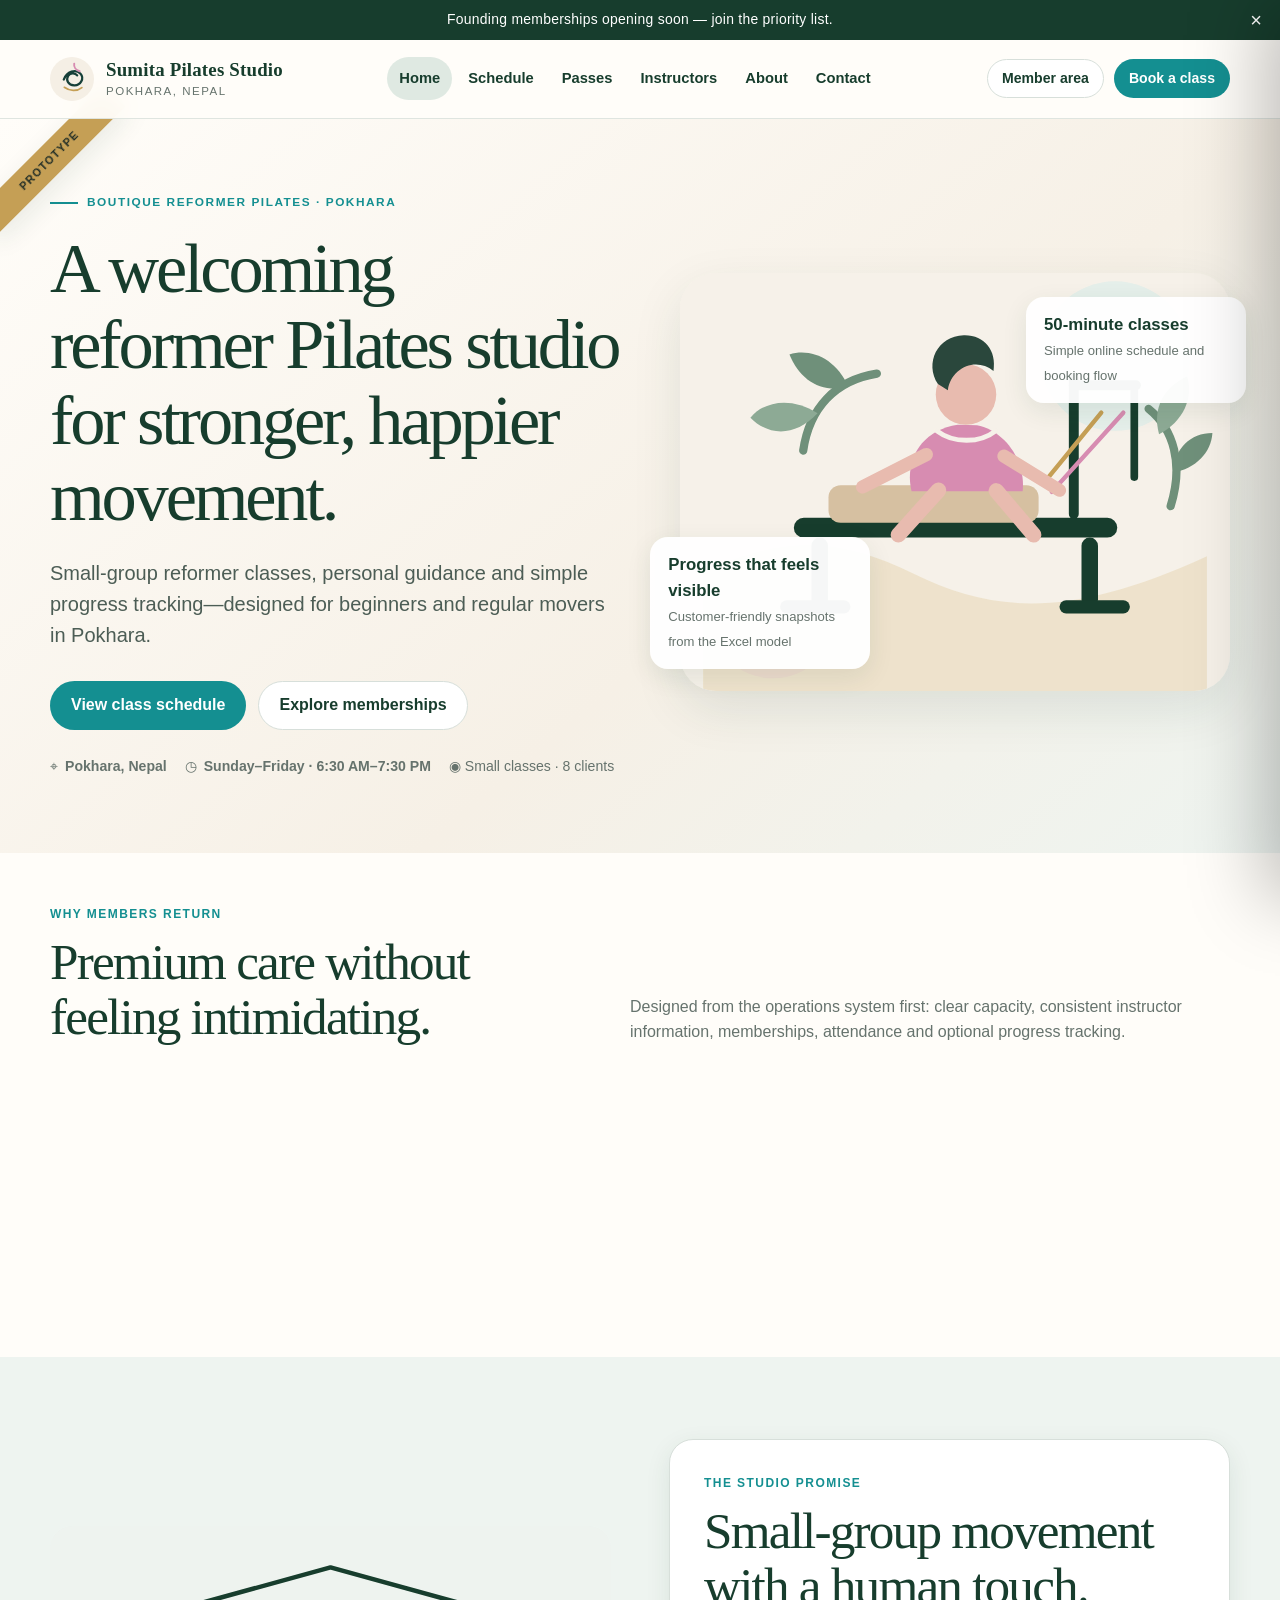
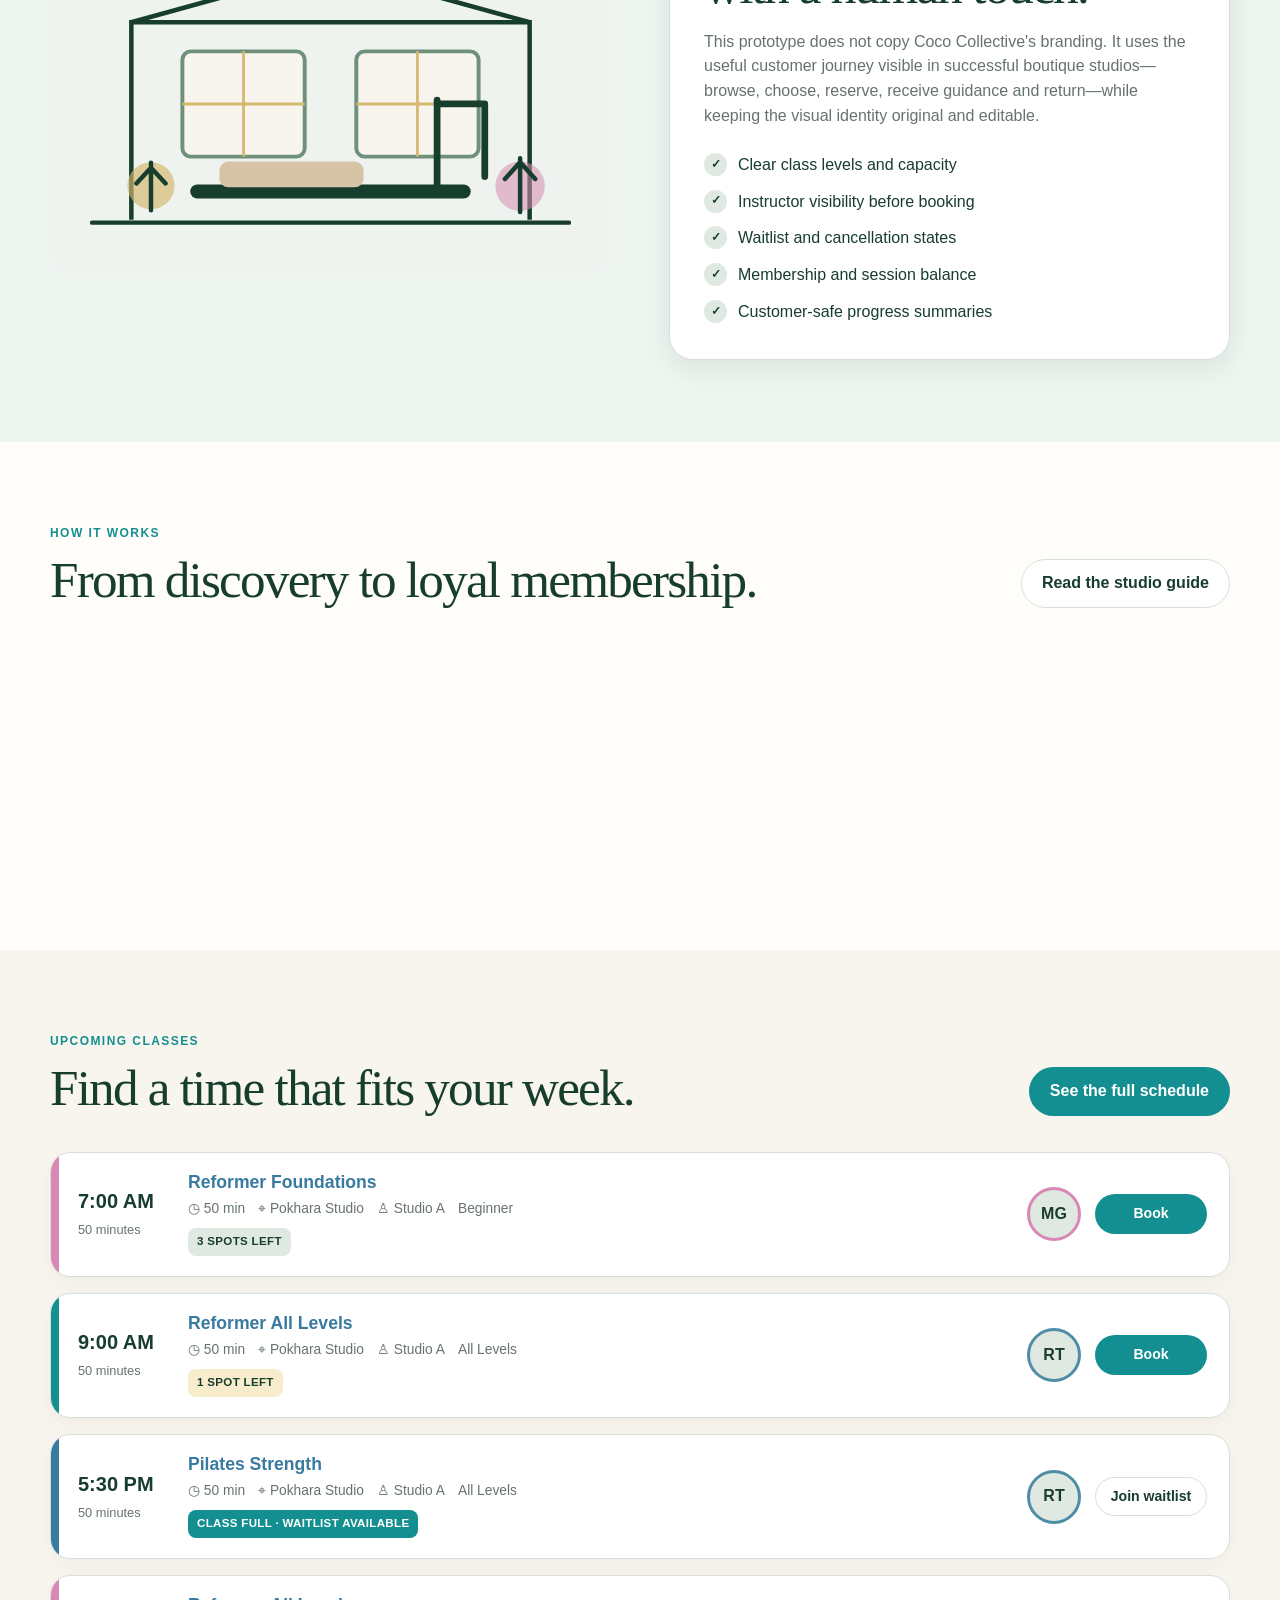
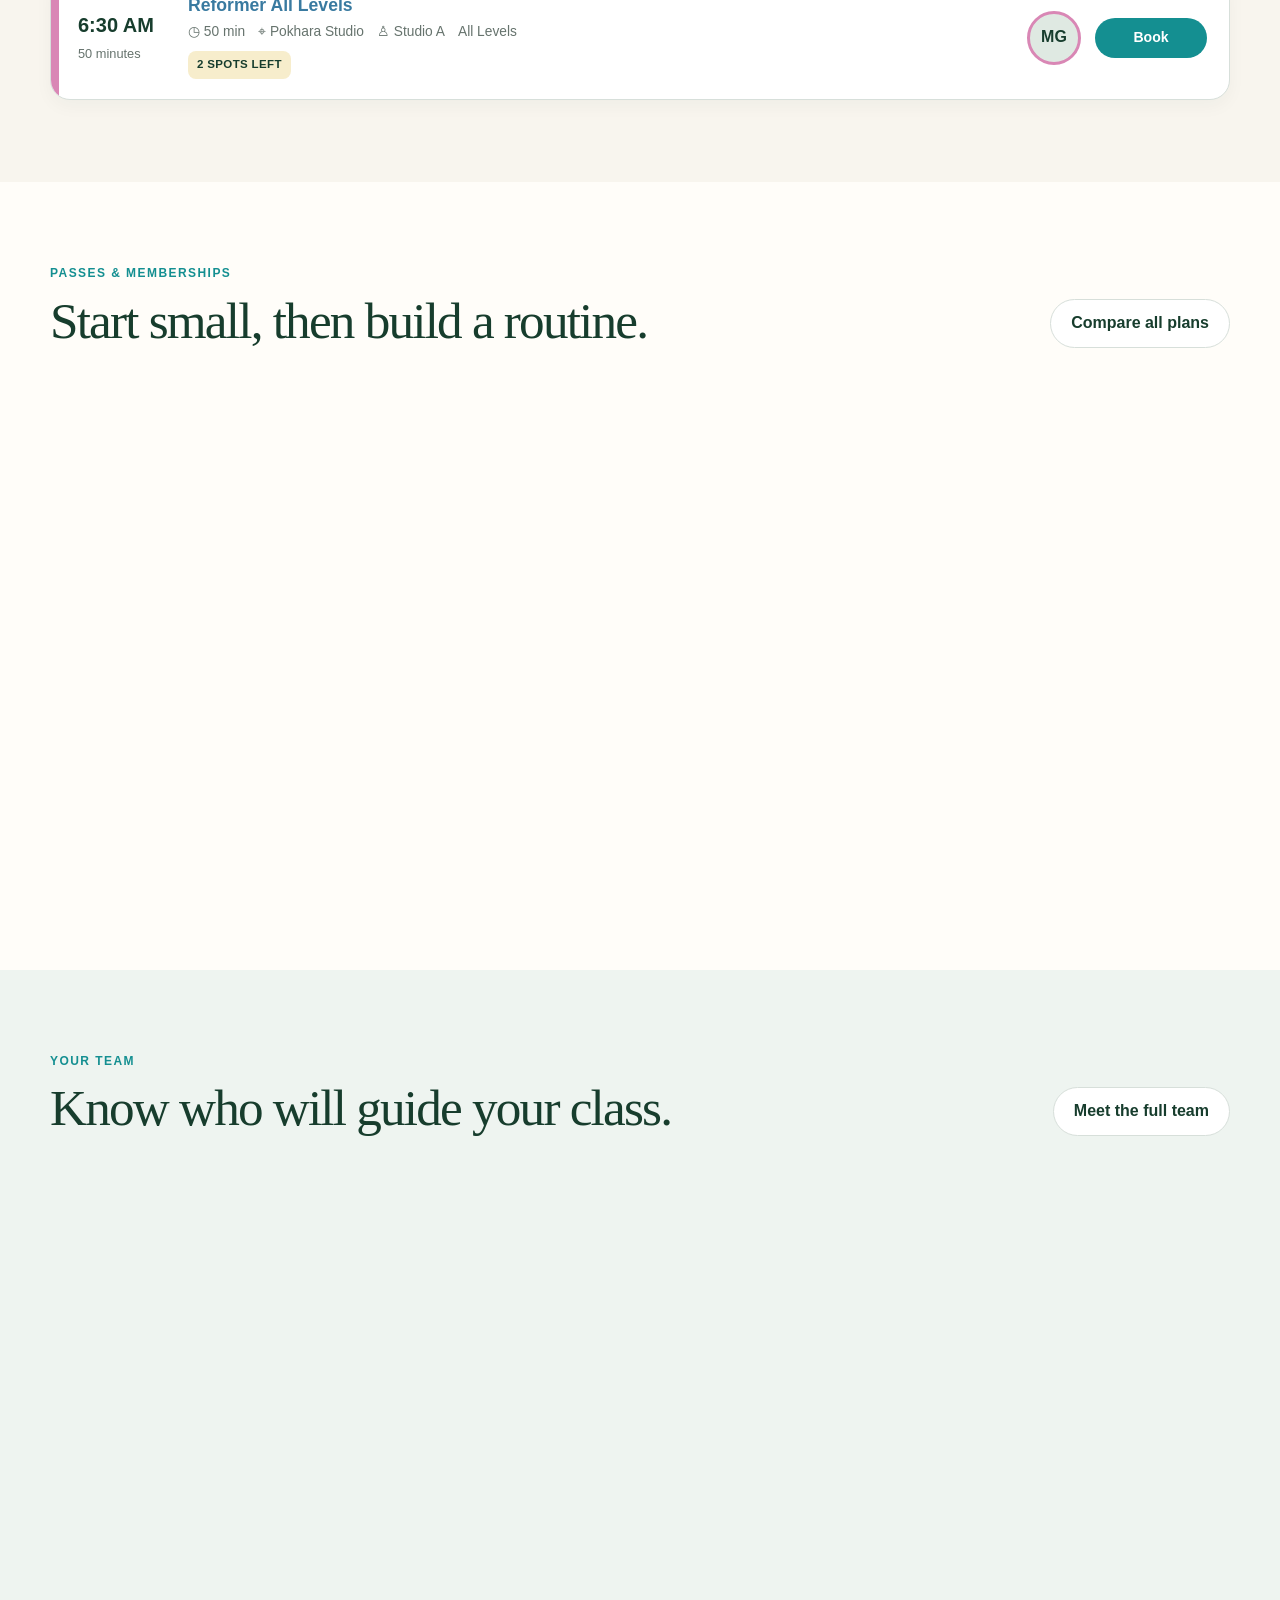
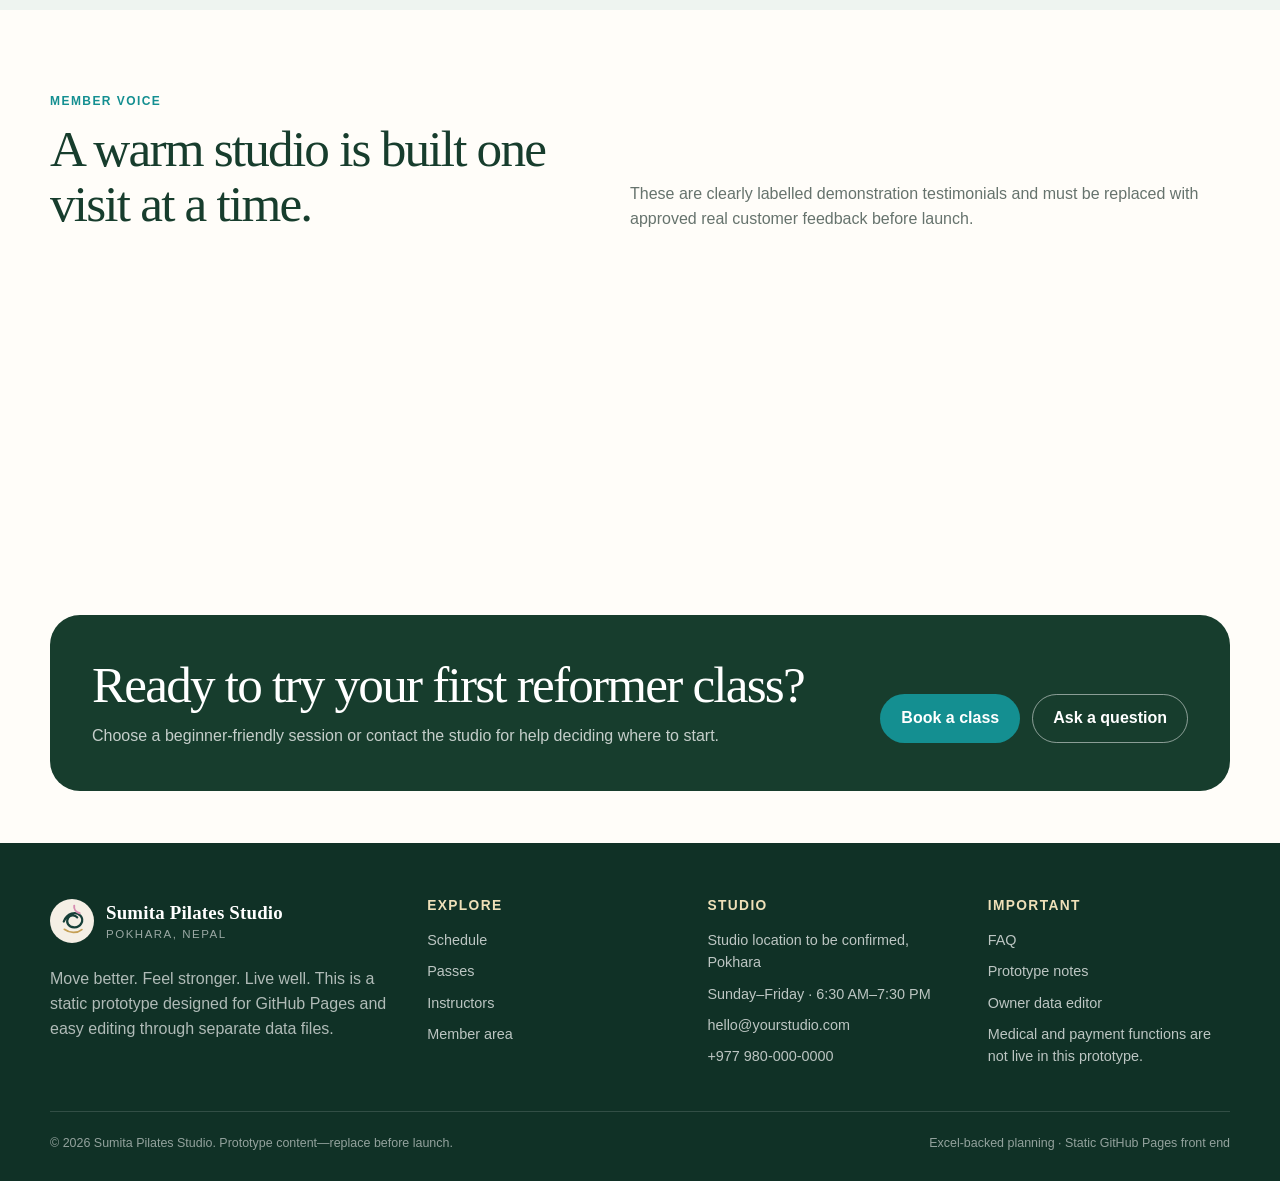
<file: index.html>
<!doctype html>
<html lang="en">
<head>
  <meta charset="utf-8"><meta name="viewport" content="width=device-width,initial-scale=1">
  <meta name="description" content="A responsive Pilates studio booking and membership website prototype for Pokhara, Nepal.">
  <title>Home</title><link rel="icon" href="assets/images/logo-mark.svg"><link rel="stylesheet" href="assets/css/styles.css">
</head>
<body data-page="home" data-root="">
<a class="skip-link" href="#main">Skip to content</a><div id="site-header"></div>
<main id="main">
  <section class="hero"><div class="container hero-grid">
    <div><span class="eyebrow">Boutique reformer Pilates · Pokhara</span><h1 id="heroTitle">A welcoming reformer Pilates studio.</h1><p class="lead" id="heroText"></p><div class="hero-actions"><a class="button primary" href="schedule.html">View class schedule</a><a class="button light" href="passes.html">Explore memberships</a></div><div class="hero-meta"><span>⌖ <b id="heroCity"></b></span><span>◷ <b id="heroHours"></b></span><span>◉ Small classes · 8 clients</span></div></div>
    <div class="hero-visual"><img src="assets/images/hero-reformer.svg" alt="Illustration of a client using a reformer Pilates machine in a bright studio"><div class="floating-card top"><strong>50-minute classes</strong><span>Simple online schedule and booking flow</span></div><div class="floating-card bottom"><strong>Progress that feels visible</strong><span>Customer-friendly snapshots from the Excel model</span></div></div>
  </div></section>

  <section class="section compact"><div class="container"><div class="section-head"><div><div class="kicker">Why members return</div><h2>Premium care without feeling intimidating.</h2></div><p>Designed from the operations system first: clear capacity, consistent instructor information, memberships, attendance and optional progress tracking.</p></div><div class="feature-grid" id="featureGrid"></div></div></section>

  <section class="section sage"><div class="container split"><div><img src="assets/images/studio-lines.svg" alt="Line illustration of a calm, naturally lit Pilates studio"></div><div class="story-card reveal"><div class="kicker">The studio promise</div><h2>Small-group movement with a human touch.</h2><p>This prototype does not copy Coco Collective's branding. It uses the useful customer journey visible in successful boutique studios—browse, choose, reserve, receive guidance and return—while keeping the visual identity original and editable.</p><ul class="check-list"><li>Clear class levels and capacity</li><li>Instructor visibility before booking</li><li>Waitlist and cancellation states</li><li>Membership and session balance</li><li>Customer-safe progress summaries</li></ul></div></div></section>

  <section class="section"><div class="container"><div class="section-head"><div><div class="kicker">How it works</div><h2>From discovery to loyal membership.</h2></div><a class="button light" href="about.html">Read the studio guide</a></div><div class="journey-grid" id="journeyGrid"></div></div></section>

  <section class="section cream"><div class="container"><div class="section-head"><div><div class="kicker">Upcoming classes</div><h2>Find a time that fits your week.</h2></div><a class="button primary" href="schedule.html">See the full schedule</a></div><div class="schedule-preview" id="schedulePreview"></div></div></section>

  <section class="section"><div class="container"><div class="section-head"><div><div class="kicker">Passes & memberships</div><h2>Start small, then build a routine.</h2></div><a class="button light" href="passes.html">Compare all plans</a></div><div class="pass-grid" id="passPreview"></div></div></section>

  <section class="section sage"><div class="container"><div class="section-head"><div><div class="kicker">Your team</div><h2>Know who will guide your class.</h2></div><a class="button light" href="instructors.html">Meet the full team</a></div><div class="instructor-grid" id="instructorPreview"></div></div></section>

  <section class="section"><div class="container"><div class="section-head"><div><div class="kicker">Member voice</div><h2>A warm studio is built one visit at a time.</h2></div><p>These are clearly labelled demonstration testimonials and must be replaced with approved real customer feedback before launch.</p></div><div class="testimonial-grid" id="testimonialGrid"></div></div></section>

  <section class="section compact"><div class="container"><div class="cta-panel"><div><h2>Ready to try your first reformer class?</h2><p>Choose a beginner-friendly session or contact the studio for help deciding where to start.</p></div><div class="hero-actions"><a class="button primary" href="schedule.html">Book a class</a><a class="button ghost" href="contact.html">Ask a question</a></div></div></div></section>
</main>
<div id="site-footer"></div>
<script src="data/site-data.js"></script><script src="data/instructors-data.js"></script><script src="data/schedule-data.js"></script><script src="data/passes-data.js"></script><script src="assets/js/shared.js"></script><script src="assets/js/home.js"></script>
</body></html>
</file>
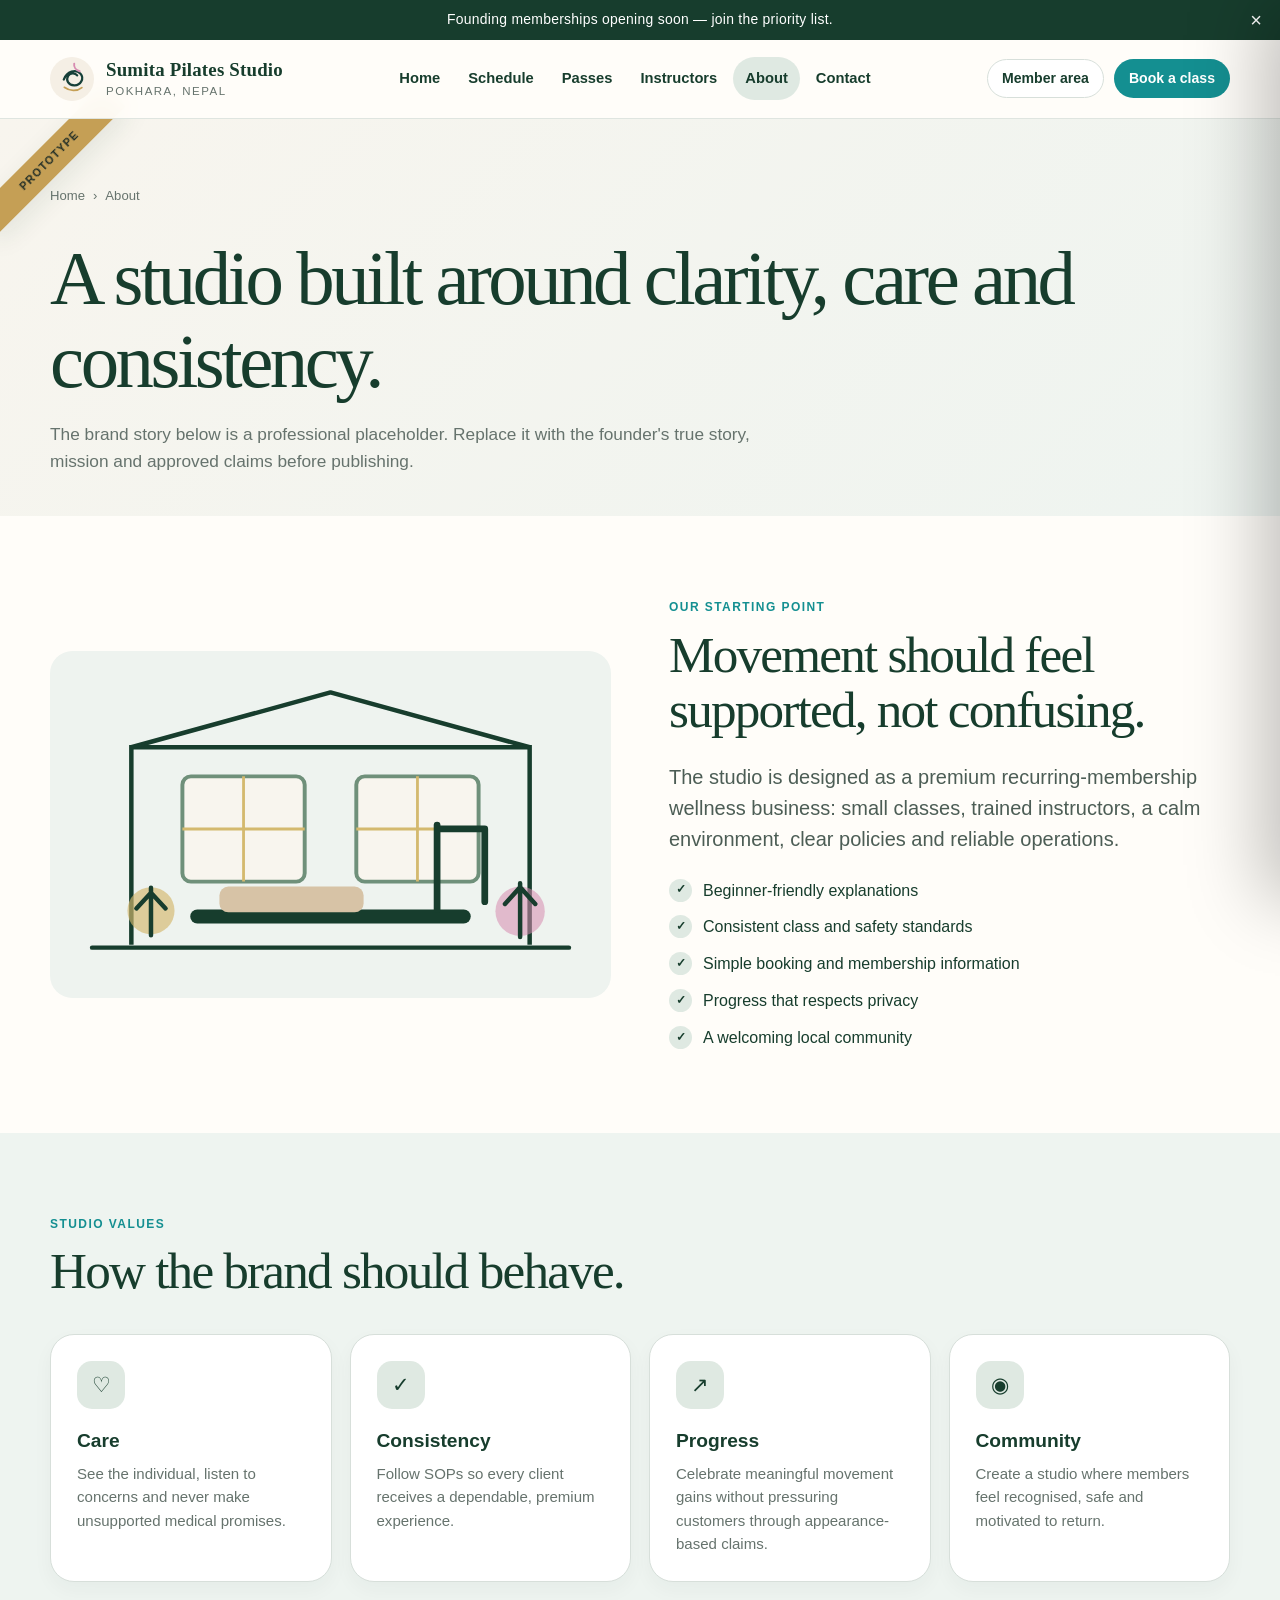
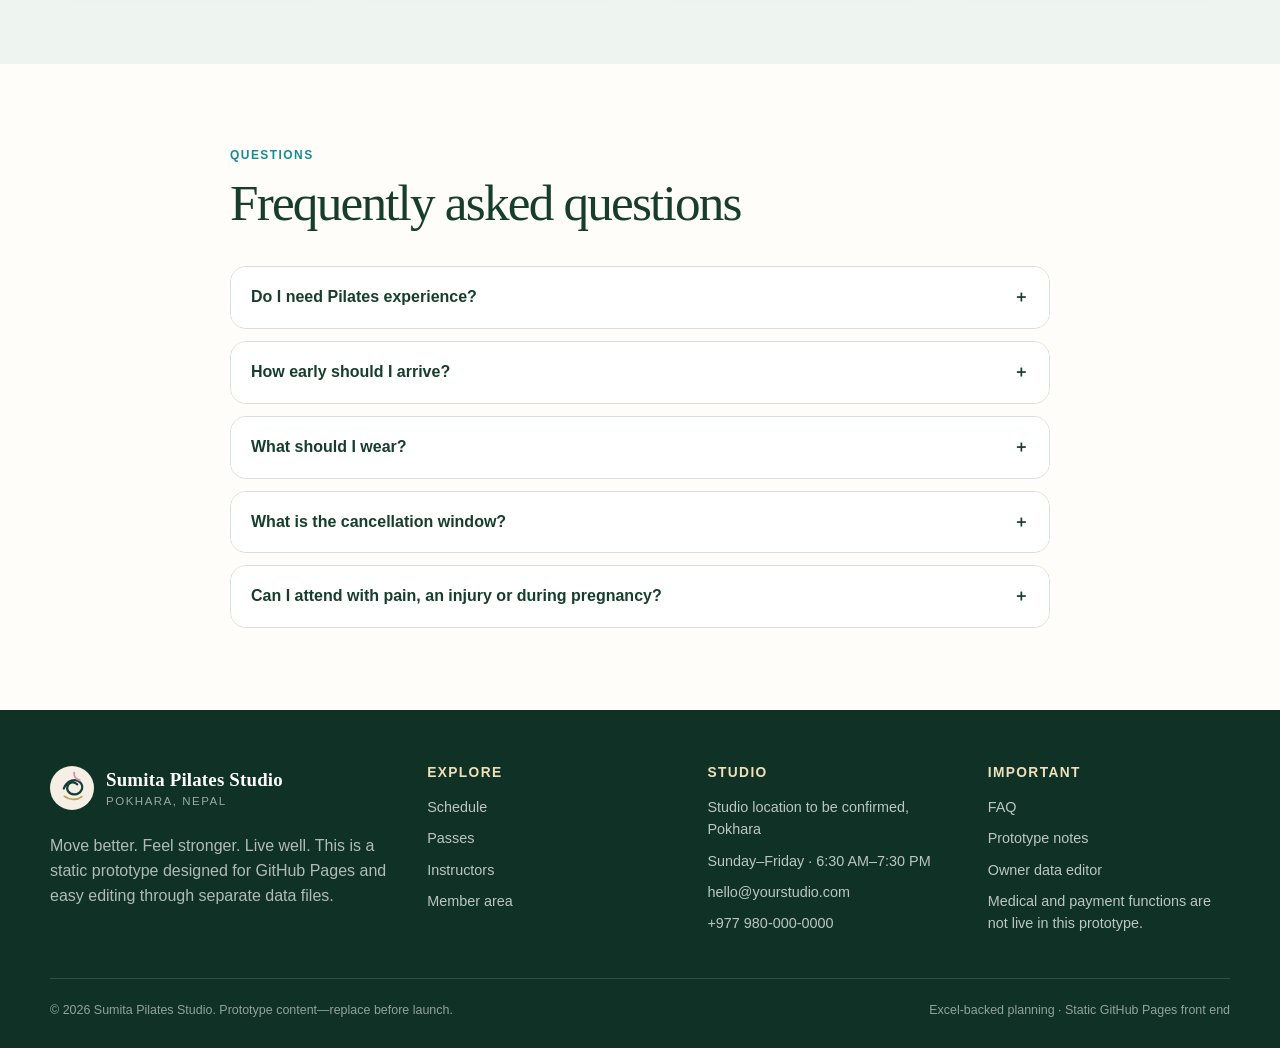
<file: about.html>
<!doctype html><html lang="en"><head><meta charset="utf-8"><meta name="viewport" content="width=device-width,initial-scale=1"><meta name="description" content="About the Pilates studio and frequently asked questions."><title>About</title><link rel="icon" href="assets/images/logo-mark.svg"><link rel="stylesheet" href="assets/css/styles.css"></head>
<body data-page="about" data-root=""><a class="skip-link" href="#main">Skip to content</a><div id="site-header"></div><main id="main">
<section class="page-hero"><div class="container"><div class="breadcrumb"><a href="index.html">Home</a><span>›</span><span>About</span></div><h1 style="font-size:clamp(2.6rem,6vw,4.8rem)">A studio built around clarity, care and consistency.</h1><p>The brand story below is a professional placeholder. Replace it with the founder's true story, mission and approved claims before publishing.</p></div></section>
<section class="section"><div class="container split"><div><img src="assets/images/studio-lines.svg" alt="Illustration of a Pilates studio"></div><div><div class="kicker">Our starting point</div><h2>Movement should feel supported, not confusing.</h2><p class="lead">The studio is designed as a premium recurring-membership wellness business: small classes, trained instructors, a calm environment, clear policies and reliable operations.</p><ul class="check-list"><li>Beginner-friendly explanations</li><li>Consistent class and safety standards</li><li>Simple booking and membership information</li><li>Progress that respects privacy</li><li>A welcoming local community</li></ul></div></div></section>
<section class="section sage"><div class="container"><div class="section-head"><div><div class="kicker">Studio values</div><h2>How the brand should behave.</h2></div></div><div class="feature-grid"><article class="feature-card"><div class="feature-icon">♡</div><h3>Care</h3><p>See the individual, listen to concerns and never make unsupported medical promises.</p></article><article class="feature-card"><div class="feature-icon">✓</div><h3>Consistency</h3><p>Follow SOPs so every client receives a dependable, premium experience.</p></article><article class="feature-card"><div class="feature-icon">↗</div><h3>Progress</h3><p>Celebrate meaningful movement gains without pressuring customers through appearance-based claims.</p></article><article class="feature-card"><div class="feature-icon">◉</div><h3>Community</h3><p>Create a studio where members feel recognised, safe and motivated to return.</p></article></div></div></section>
<section class="section" id="faq"><div class="narrow"><div class="section-head"><div><div class="kicker">Questions</div><h2>Frequently asked questions</h2></div></div><div class="faq-list" id="faqList"></div></div></section>
</main><div id="site-footer"></div><script src="data/site-data.js"></script><script src="assets/js/shared.js"></script><script src="assets/js/about.js"></script></body></html>
</file>
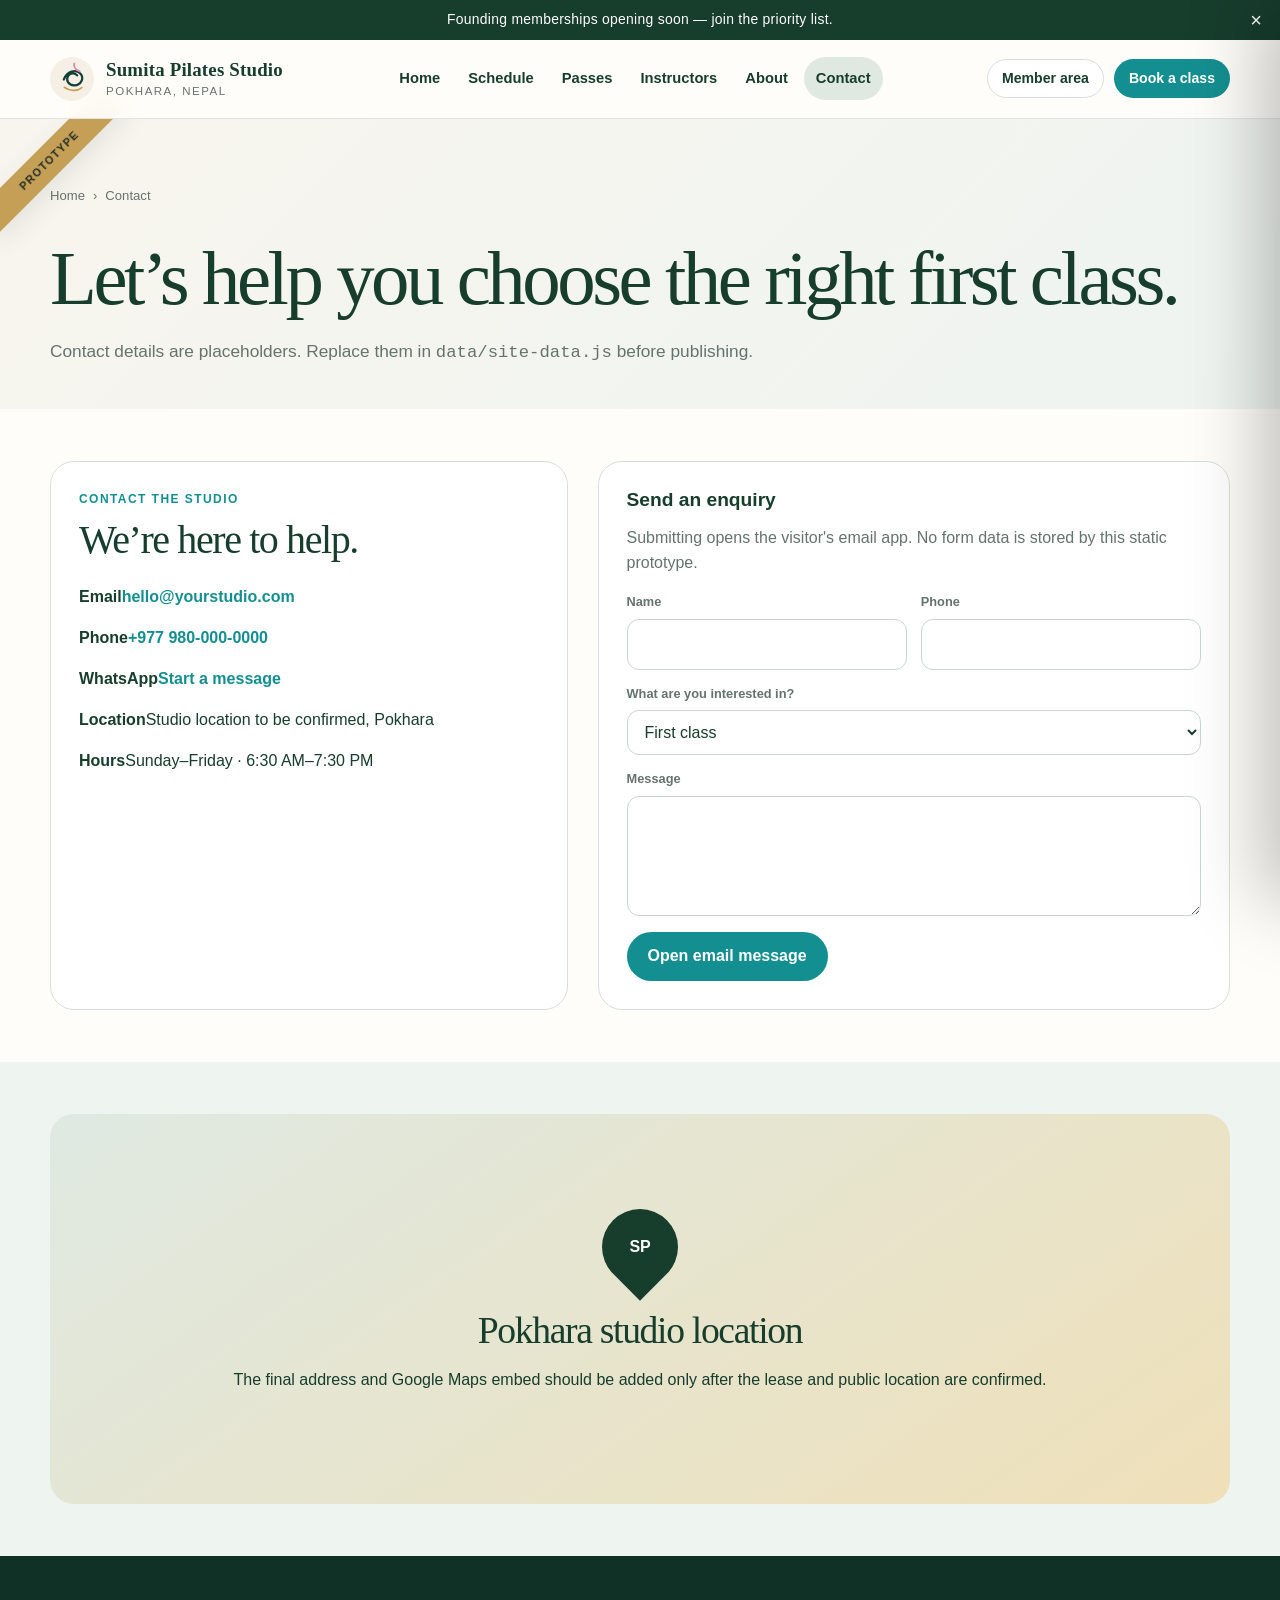
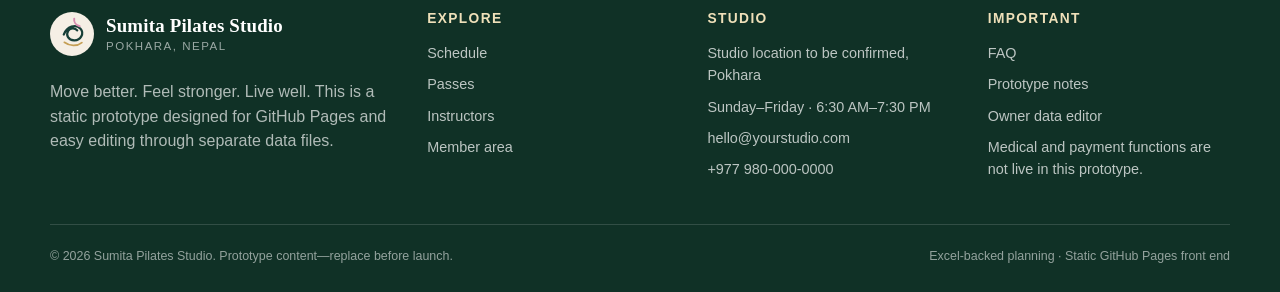
<file: contact.html>
<!doctype html><html lang="en"><head><meta charset="utf-8"><meta name="viewport" content="width=device-width,initial-scale=1"><meta name="description" content="Contact the Pilates studio."><title>Contact</title><link rel="icon" href="assets/images/logo-mark.svg"><link rel="stylesheet" href="assets/css/styles.css"></head>
<body data-page="contact" data-root=""><a class="skip-link" href="#main">Skip to content</a><div id="site-header"></div><main id="main">
<section class="page-hero"><div class="container"><div class="breadcrumb"><a href="index.html">Home</a><span>›</span><span>Contact</span></div><h1 style="font-size:clamp(2.6rem,6vw,4.8rem)">Let’s help you choose the right first class.</h1><p>Contact details are placeholders. Replace them in <code>data/site-data.js</code> before publishing.</p></div></section>
<section class="section compact"><div class="container contact-grid"><div class="contact-card"><div class="kicker">Contact the studio</div><h2 style="font-size:2.5rem">We’re here to help.</h2><div class="contact-list"><div><strong>Email</strong><a id="contactEmail" href="#"></a></div><div><strong>Phone</strong><a id="contactPhone" href="#"></a></div><div><strong>WhatsApp</strong><a id="contactWhatsapp" target="_blank" rel="noopener">Start a message</a></div><div><strong>Location</strong><span id="contactAddress"></span></div><div><strong>Hours</strong><span id="contactHours"></span></div></div></div><div class="contact-card"><h3>Send an enquiry</h3><p style="color:var(--muted)">Submitting opens the visitor's email app. No form data is stored by this static prototype.</p><form id="contactForm"><div class="form-grid"><div class="field"><label>Name</label><input name="name" required></div><div class="field"><label>Phone</label><input name="phone" required></div><div class="field full"><label>What are you interested in?</label><select name="interest"><option>First class</option><option>Membership</option><option>Private session</option><option>Studio partnership</option><option>Other</option></select></div><div class="field full"><label>Message</label><textarea name="message" required></textarea></div></div><button class="button primary" type="submit" style="margin-top:16px">Open email message</button></form></div></div></section>
<section class="section sage compact"><div class="container"><div class="map-placeholder"><div><div class="map-dot"><span>SP</span></div><h2 style="font-size:2.35rem">Pokhara studio location</h2><p>The final address and Google Maps embed should be added only after the lease and public location are confirmed.</p></div></div></div></section>
</main><div id="site-footer"></div><script src="data/site-data.js"></script><script src="assets/js/shared.js"></script><script src="assets/js/contact.js"></script></body></html>
</file>
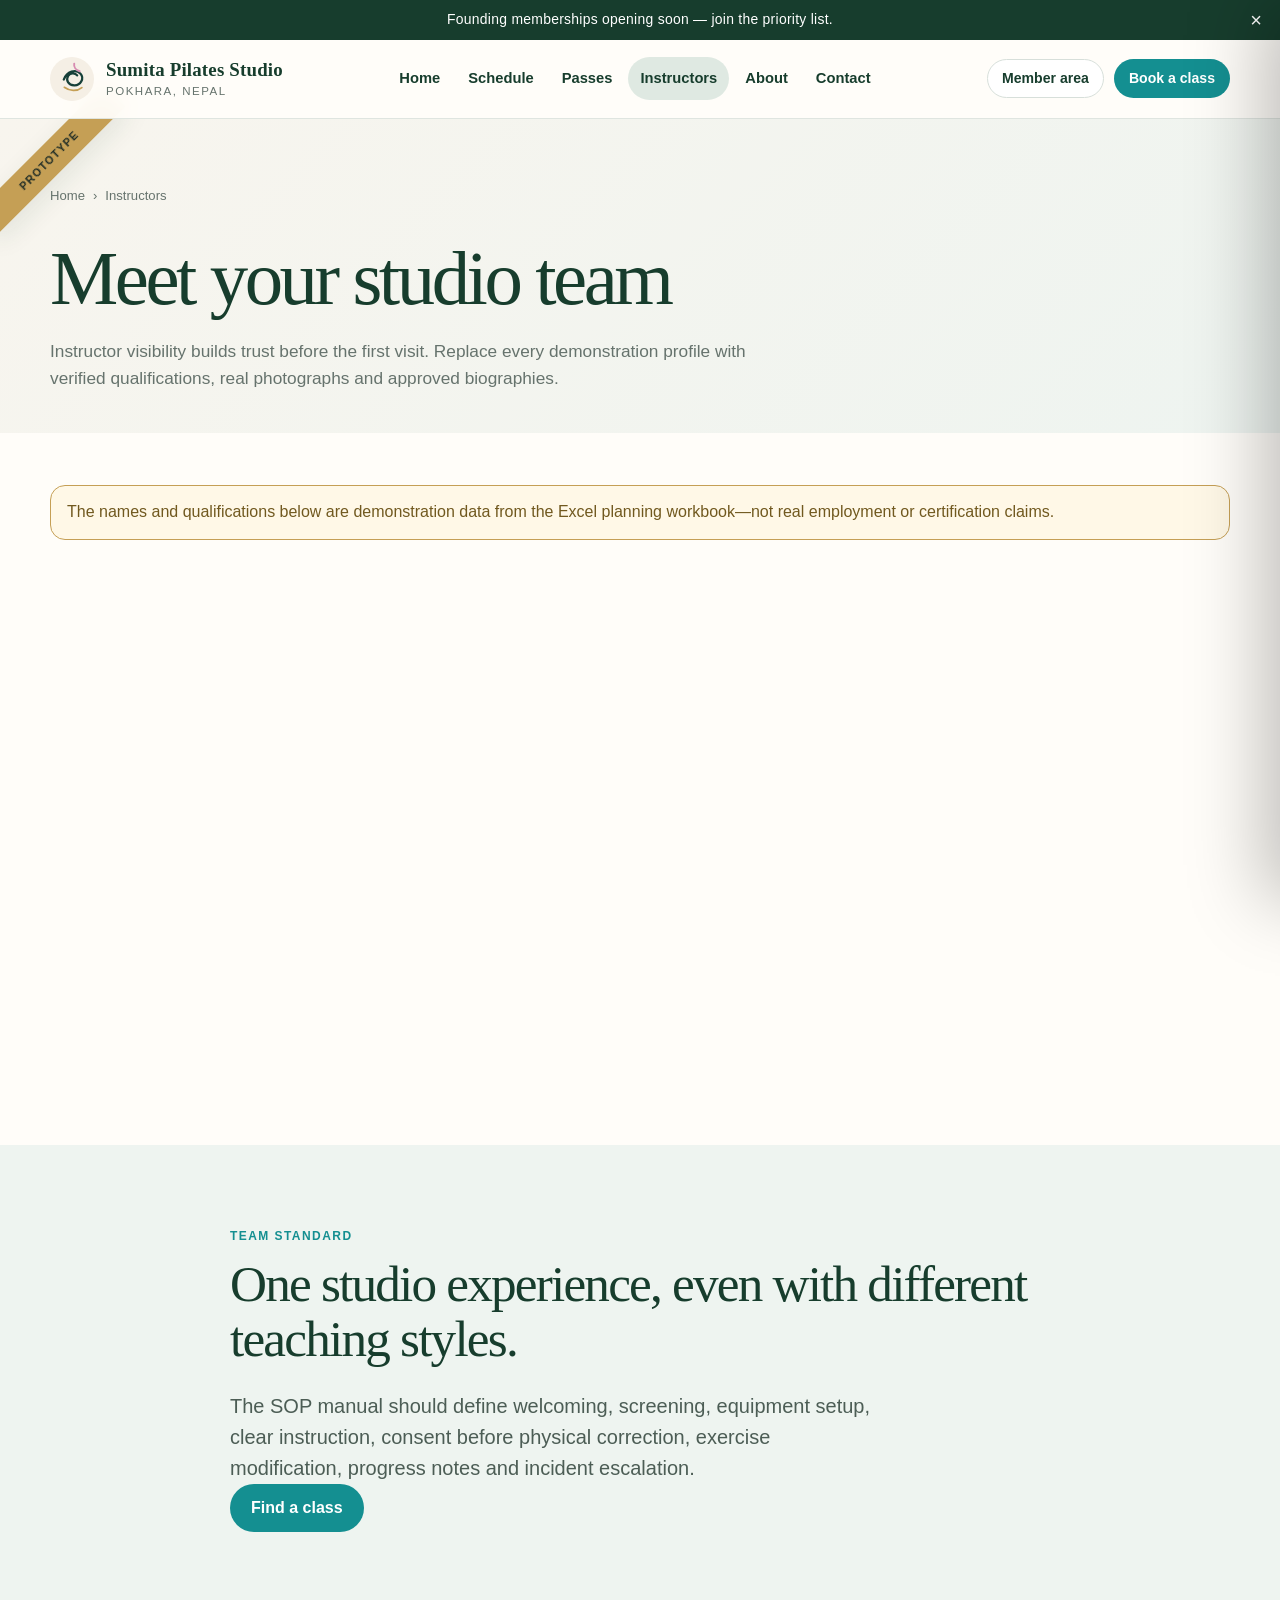
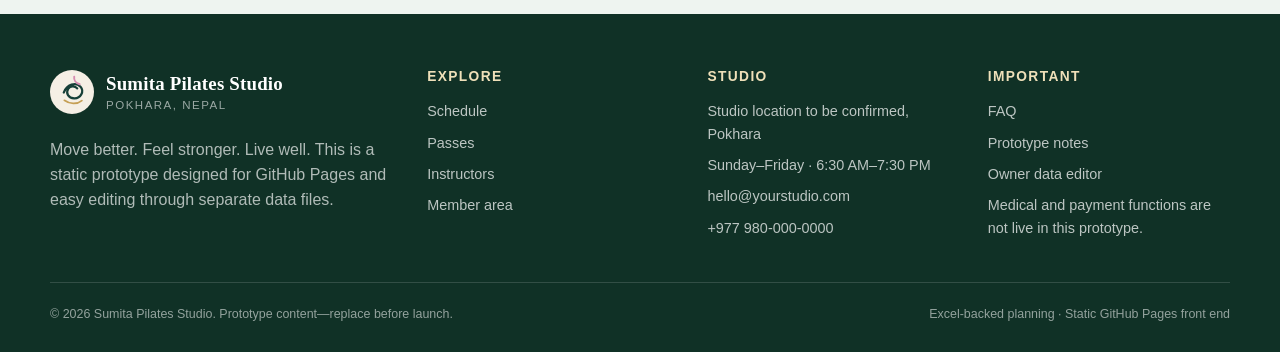
<file: instructors.html>
<!doctype html><html lang="en"><head><meta charset="utf-8"><meta name="viewport" content="width=device-width,initial-scale=1"><meta name="description" content="Meet the Pilates studio team."><title>Instructors</title><link rel="icon" href="assets/images/logo-mark.svg"><link rel="stylesheet" href="assets/css/styles.css"></head>
<body data-page="instructors" data-root=""><a class="skip-link" href="#main">Skip to content</a><div id="site-header"></div><main id="main">
<section class="page-hero"><div class="container"><div class="breadcrumb"><a href="index.html">Home</a><span>›</span><span>Instructors</span></div><h1 style="font-size:clamp(2.6rem,6vw,4.8rem)">Meet your studio team</h1><p>Instructor visibility builds trust before the first visit. Replace every demonstration profile with verified qualifications, real photographs and approved biographies.</p></div></section>
<section class="section compact"><div class="container"><div class="notice">The names and qualifications below are demonstration data from the Excel planning workbook—not real employment or certification claims.</div><div class="instructor-grid" id="instructorGrid" style="margin-top:28px"></div></div></section>
<section class="section sage"><div class="narrow"><div class="kicker">Team standard</div><h2>One studio experience, even with different teaching styles.</h2><p class="lead">The SOP manual should define welcoming, screening, equipment setup, clear instruction, consent before physical correction, exercise modification, progress notes and incident escalation.</p><a class="button primary" href="schedule.html">Find a class</a></div></section>
</main><div id="site-footer"></div><script src="data/site-data.js"></script><script src="data/instructors-data.js"></script><script src="assets/js/shared.js"></script><script src="assets/js/instructors.js"></script></body></html>
</file>
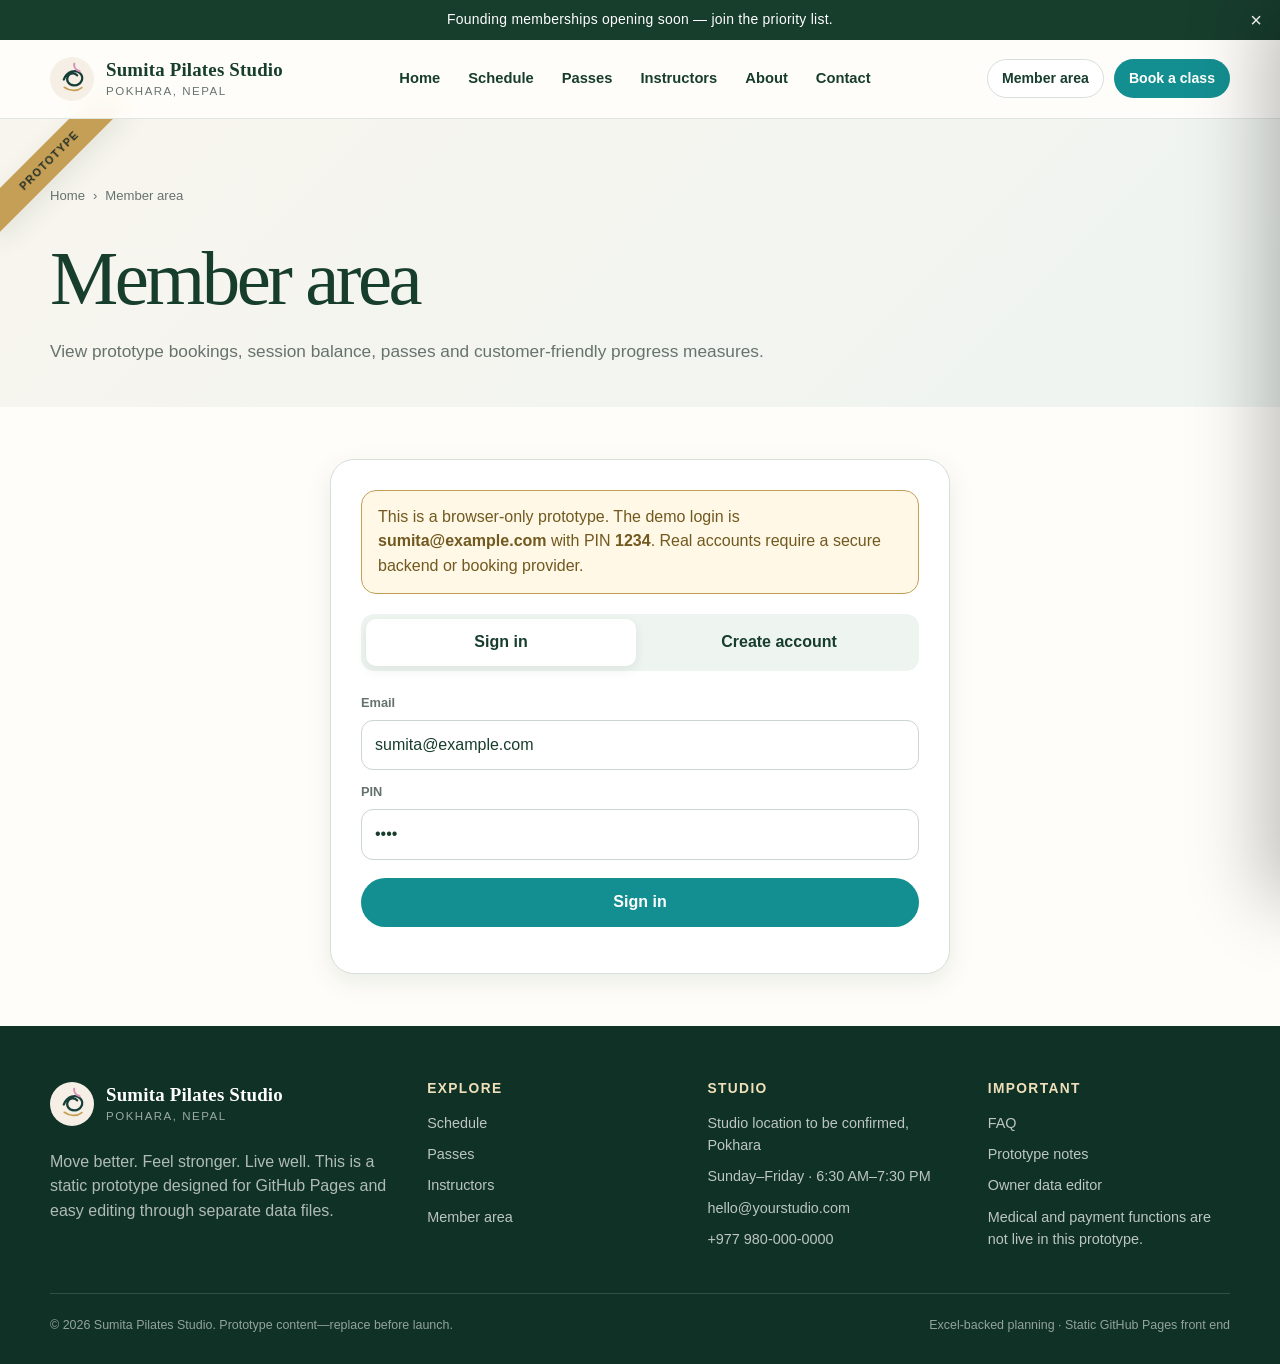
<file: member.html>
<!doctype html><html lang="en"><head><meta charset="utf-8"><meta name="viewport" content="width=device-width,initial-scale=1"><meta name="description" content="Prototype Pilates member area."><title>Member Area</title><link rel="icon" href="assets/images/logo-mark.svg"><link rel="stylesheet" href="assets/css/styles.css"></head>
<body data-page="member" data-root=""><a class="skip-link" href="#main">Skip to content</a><div id="site-header"></div><main id="main"><section class="page-hero"><div class="container"><div class="breadcrumb"><a href="index.html">Home</a><span>›</span><span>Member area</span></div><h1 style="font-size:clamp(2.6rem,6vw,4.8rem)">Member area</h1><p>View prototype bookings, session balance, passes and customer-friendly progress measures.</p></div></section><section class="section compact"><div class="container" id="memberRoot"></div></section></main><div id="site-footer"></div><script src="data/site-data.js"></script><script src="data/passes-data.js"></script><script src="data/instructors-data.js"></script><script src="data/member-demo.js"></script><script src="assets/js/shared.js"></script><script src="assets/js/member.js"></script></body></html>
</file>
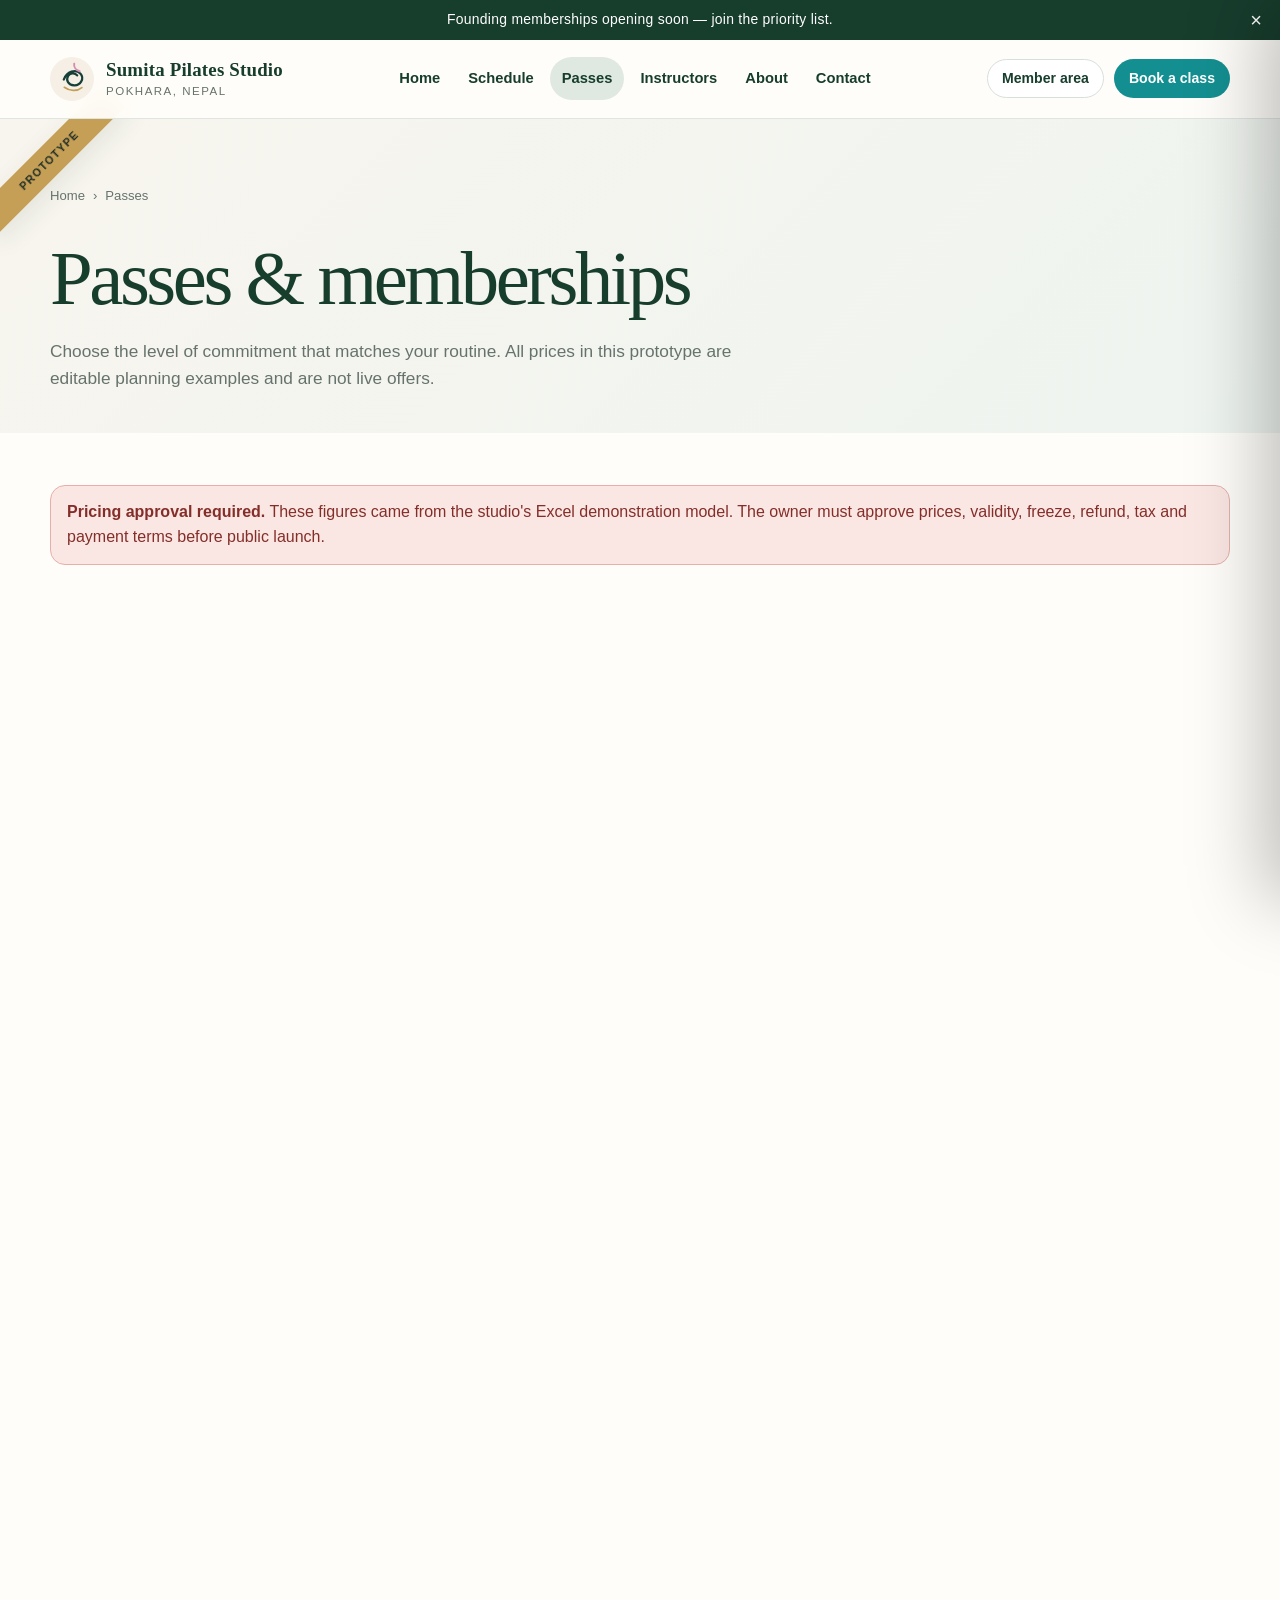
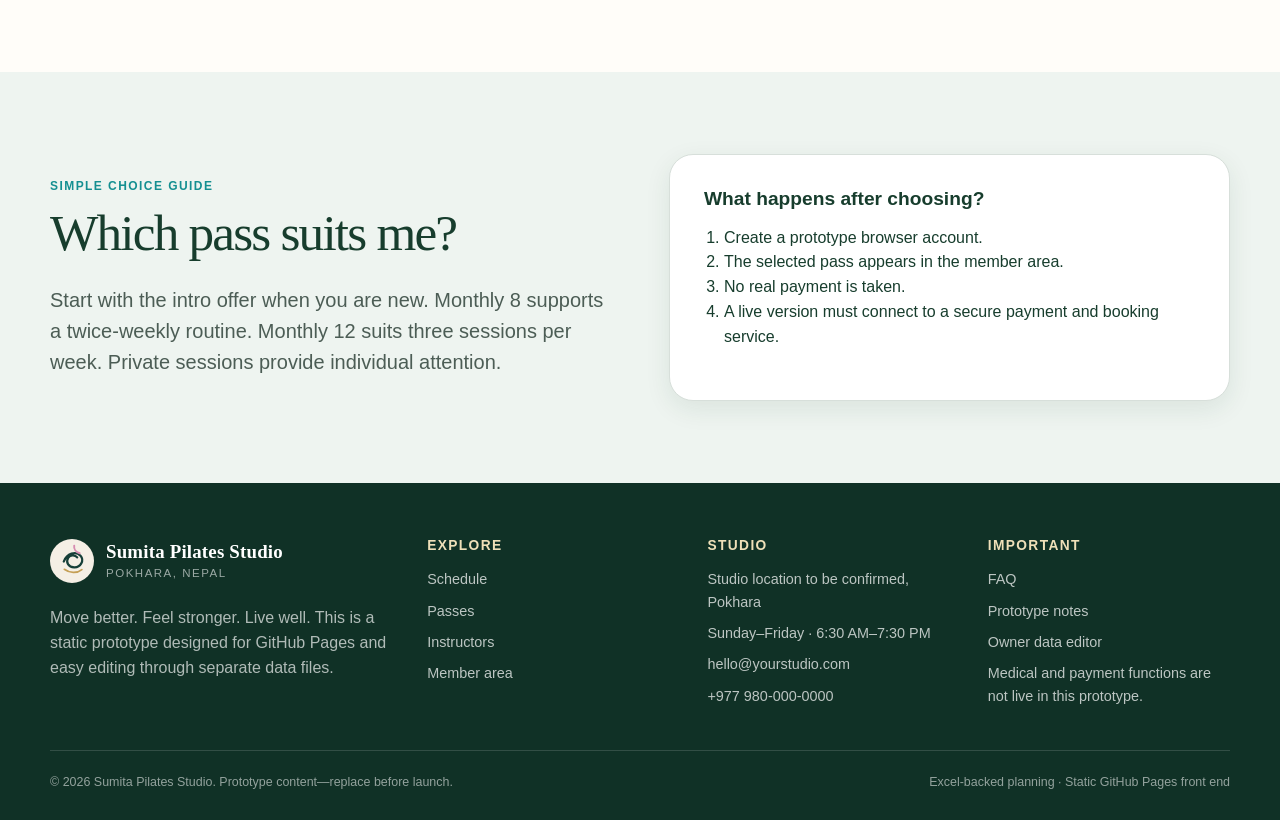
<file: passes.html>
<!doctype html><html lang="en"><head><meta charset="utf-8"><meta name="viewport" content="width=device-width,initial-scale=1"><meta name="description" content="Compare Pilates class passes and memberships."><title>Passes</title><link rel="icon" href="assets/images/logo-mark.svg"><link rel="stylesheet" href="assets/css/styles.css"></head>
<body data-page="passes" data-root=""><a class="skip-link" href="#main">Skip to content</a><div id="site-header"></div><main id="main">
<section class="page-hero"><div class="container"><div class="breadcrumb"><a href="index.html">Home</a><span>›</span><span>Passes</span></div><h1 style="font-size:clamp(2.6rem,6vw,4.8rem)">Passes & memberships</h1><p>Choose the level of commitment that matches your routine. All prices in this prototype are editable planning examples and are not live offers.</p></div></section>
<section class="section compact"><div class="container"><div class="notice danger"><strong>Pricing approval required.</strong> These figures came from the studio's Excel demonstration model. The owner must approve prices, validity, freeze, refund, tax and payment terms before public launch.</div><div class="pass-grid" id="passGrid" style="margin-top:28px"></div></div></section>
<section class="section sage"><div class="container split"><div><div class="kicker">Simple choice guide</div><h2>Which pass suits me?</h2><p class="lead">Start with the intro offer when you are new. Monthly 8 supports a twice-weekly routine. Monthly 12 suits three sessions per week. Private sessions provide individual attention.</p></div><div class="story-card"><h3>What happens after choosing?</h3><ol style="padding-left:20px"><li>Create a prototype browser account.</li><li>The selected pass appears in the member area.</li><li>No real payment is taken.</li><li>A live version must connect to a secure payment and booking service.</li></ol></div></div></section>
</main><div id="site-footer"></div><script src="data/site-data.js"></script><script src="data/passes-data.js"></script><script src="assets/js/shared.js"></script><script src="assets/js/passes.js"></script></body></html>
</file>
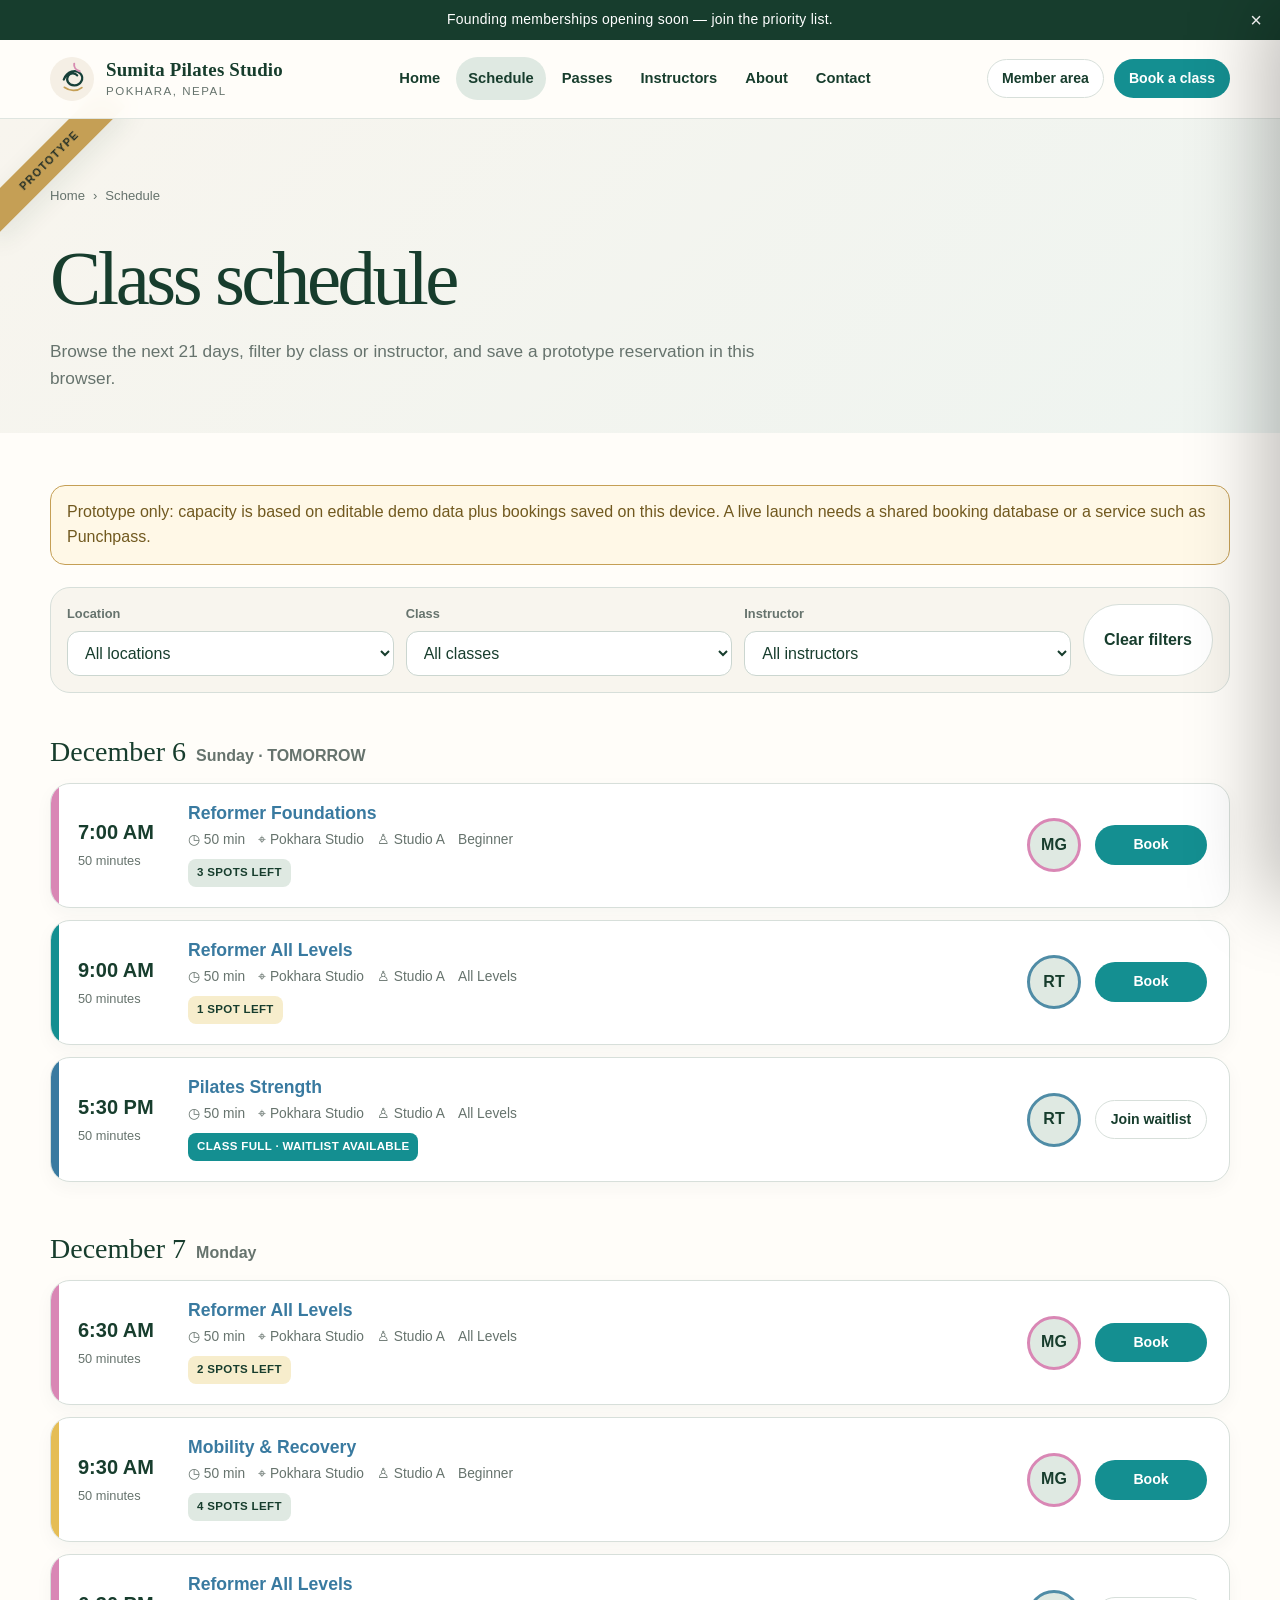
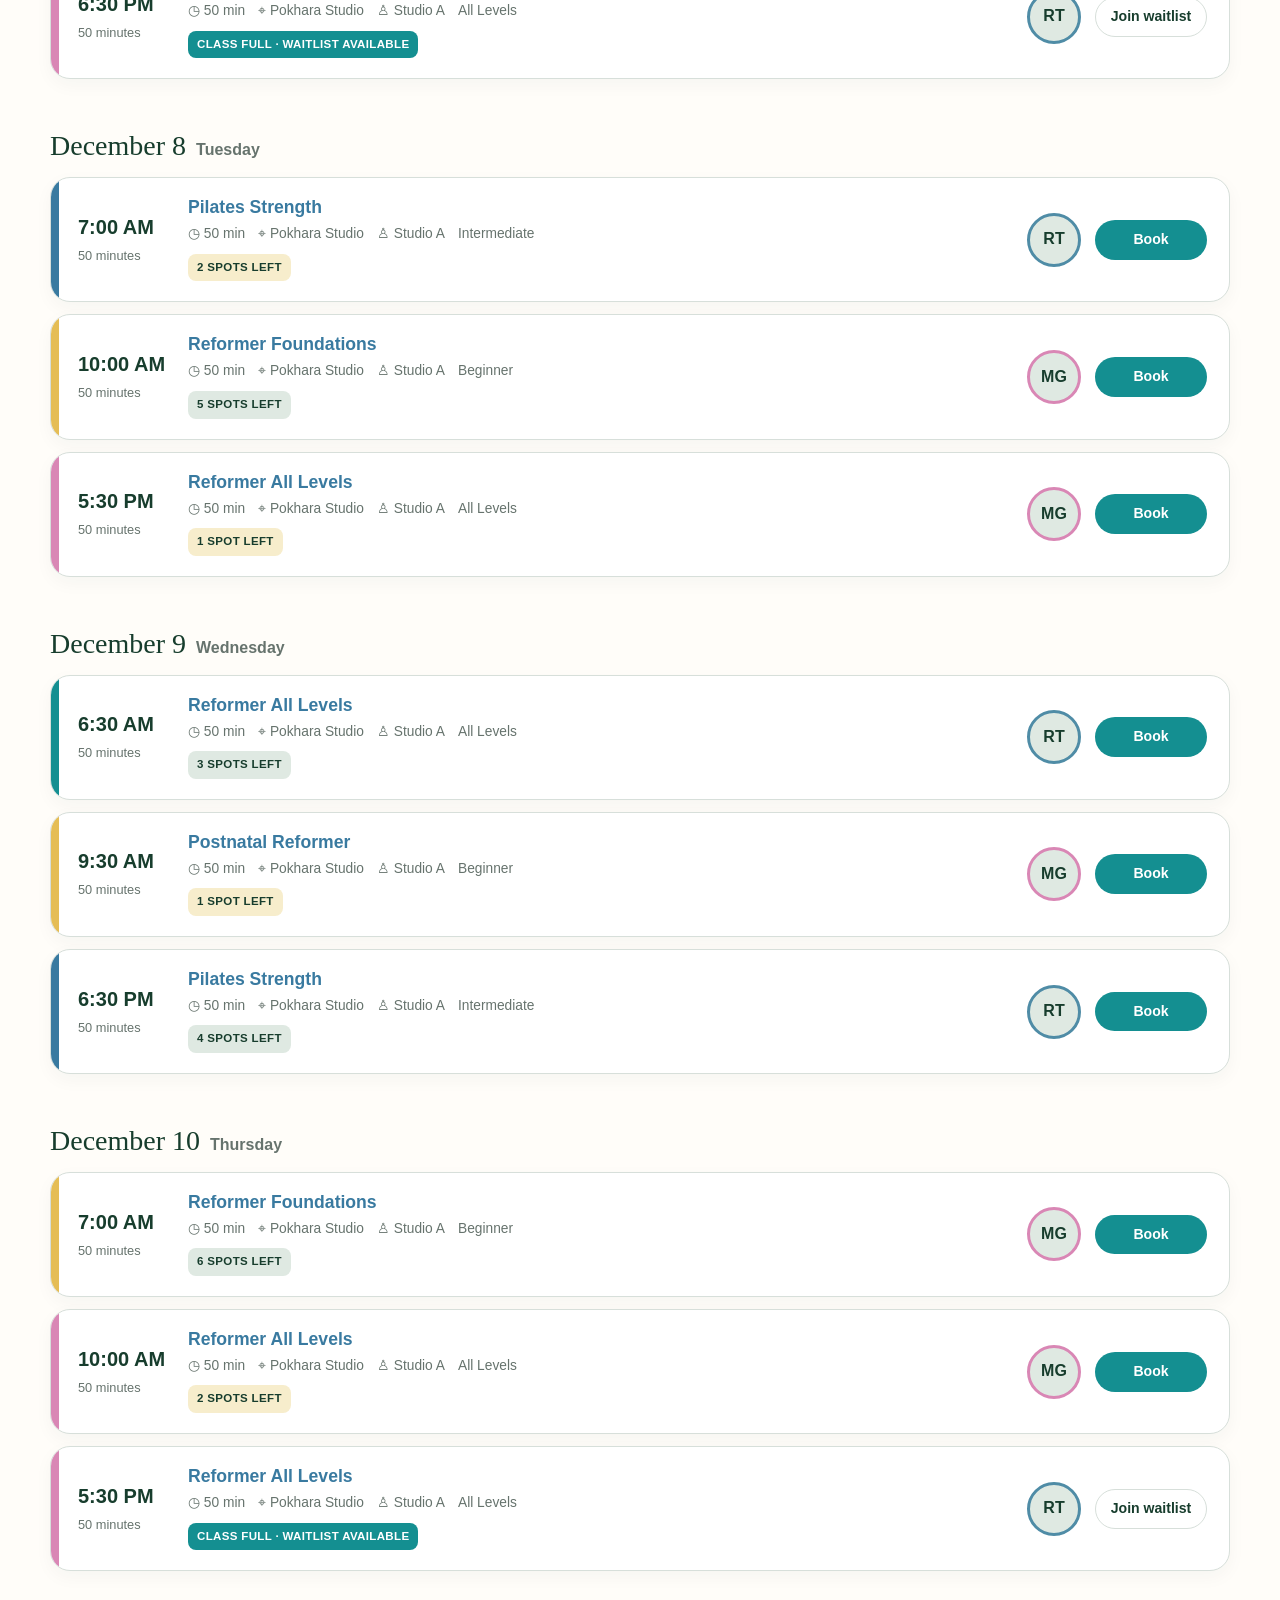
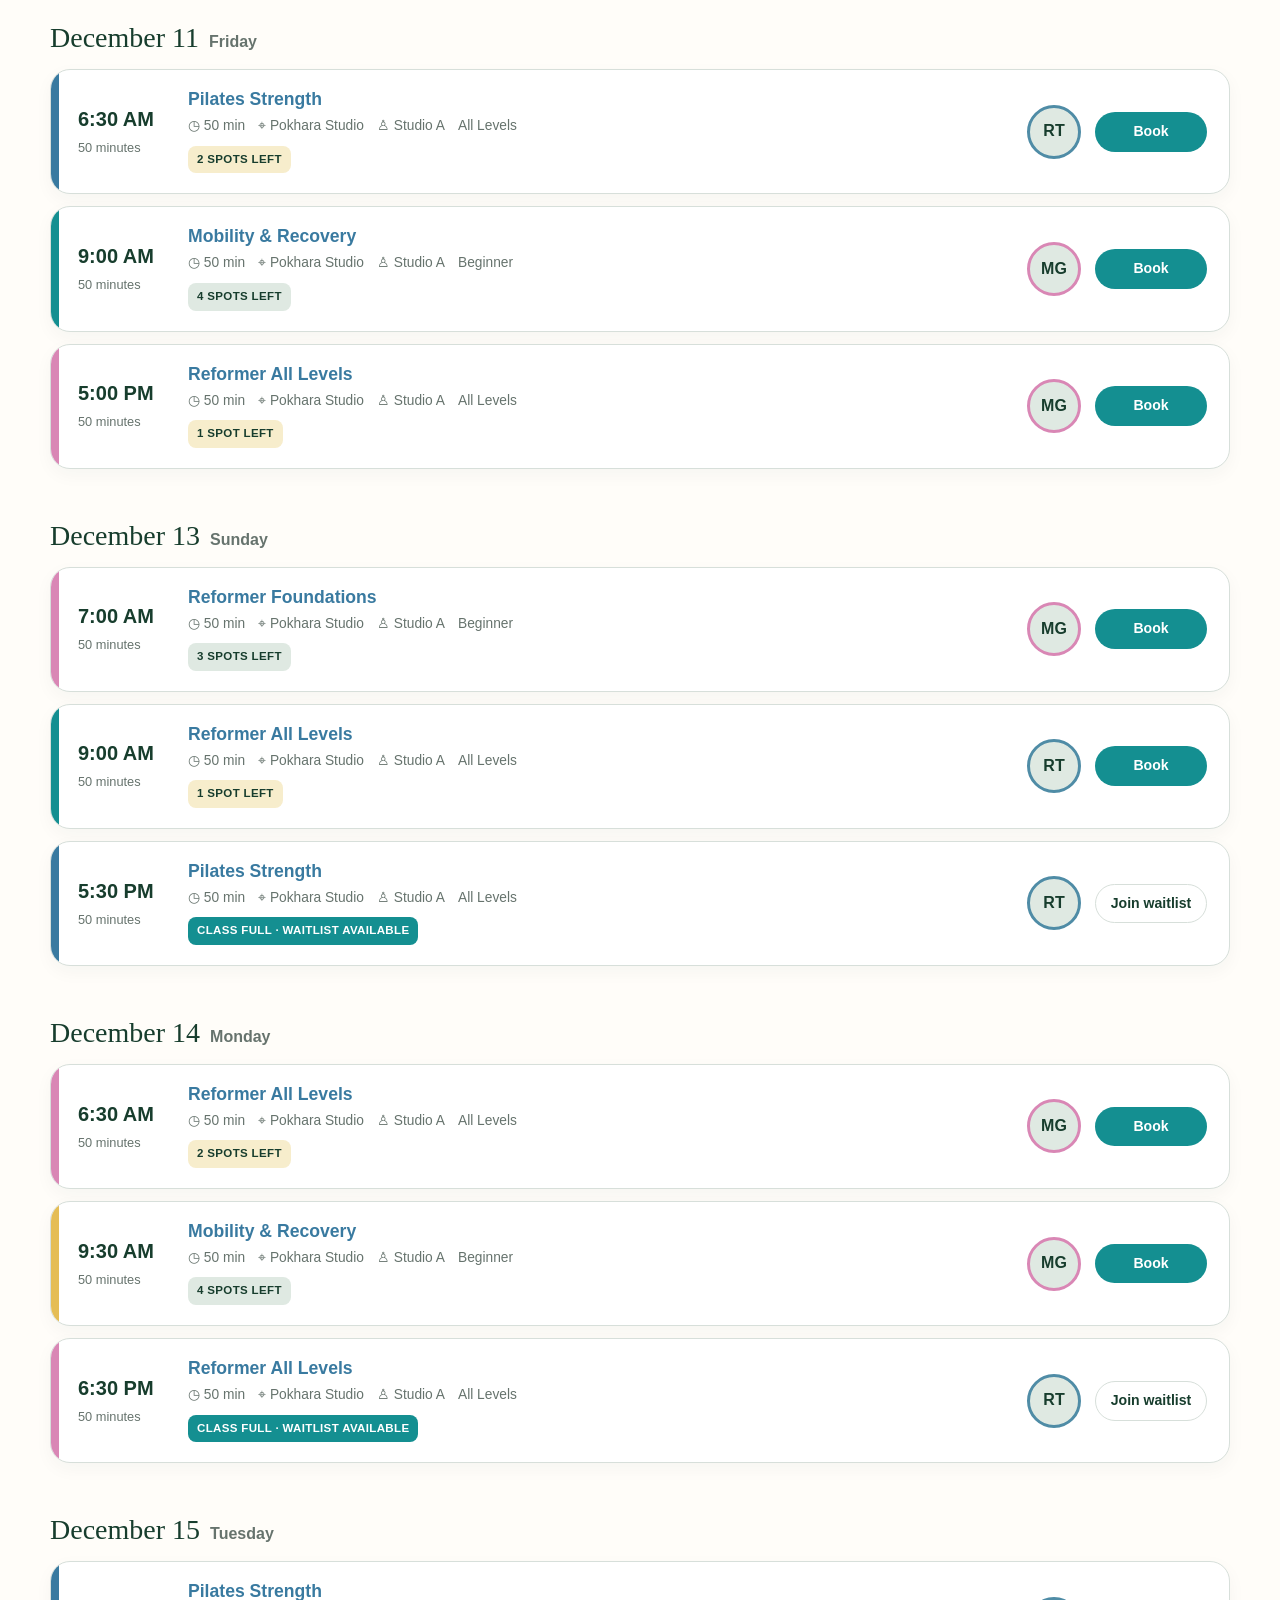
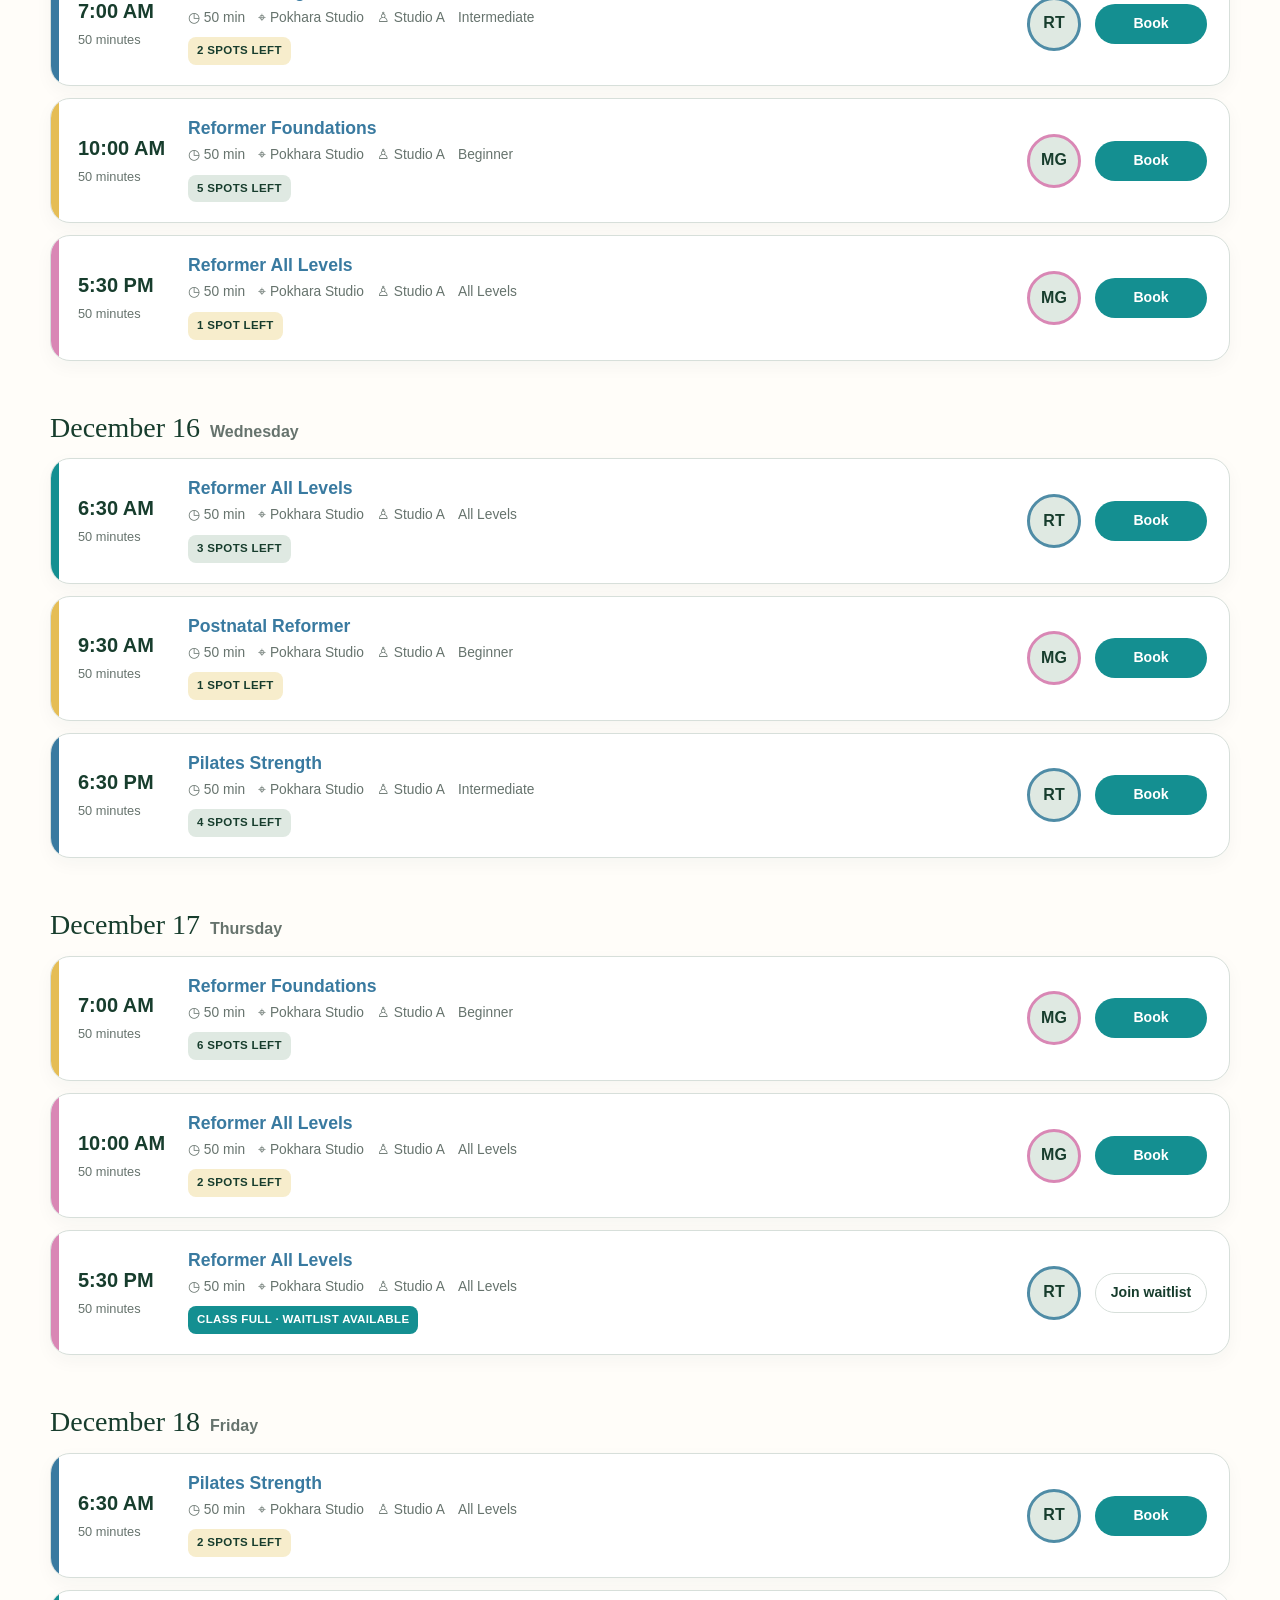
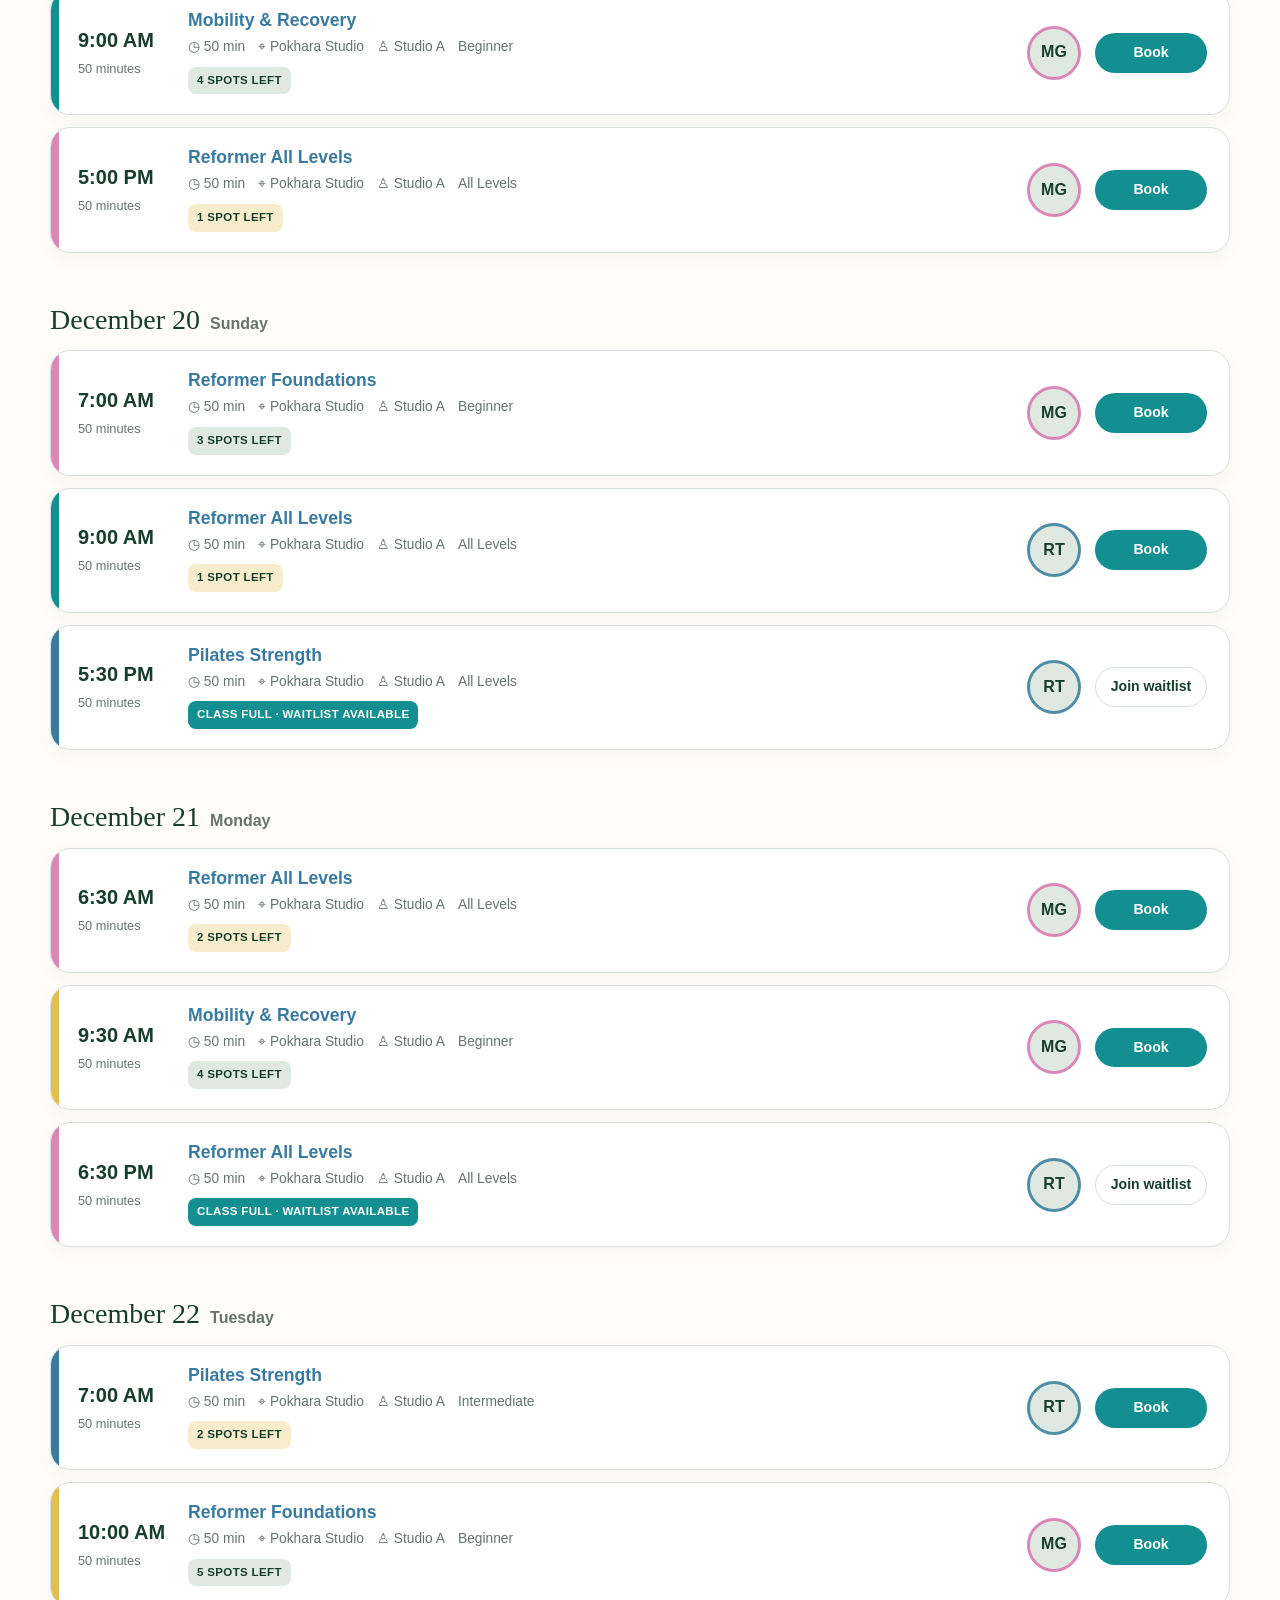
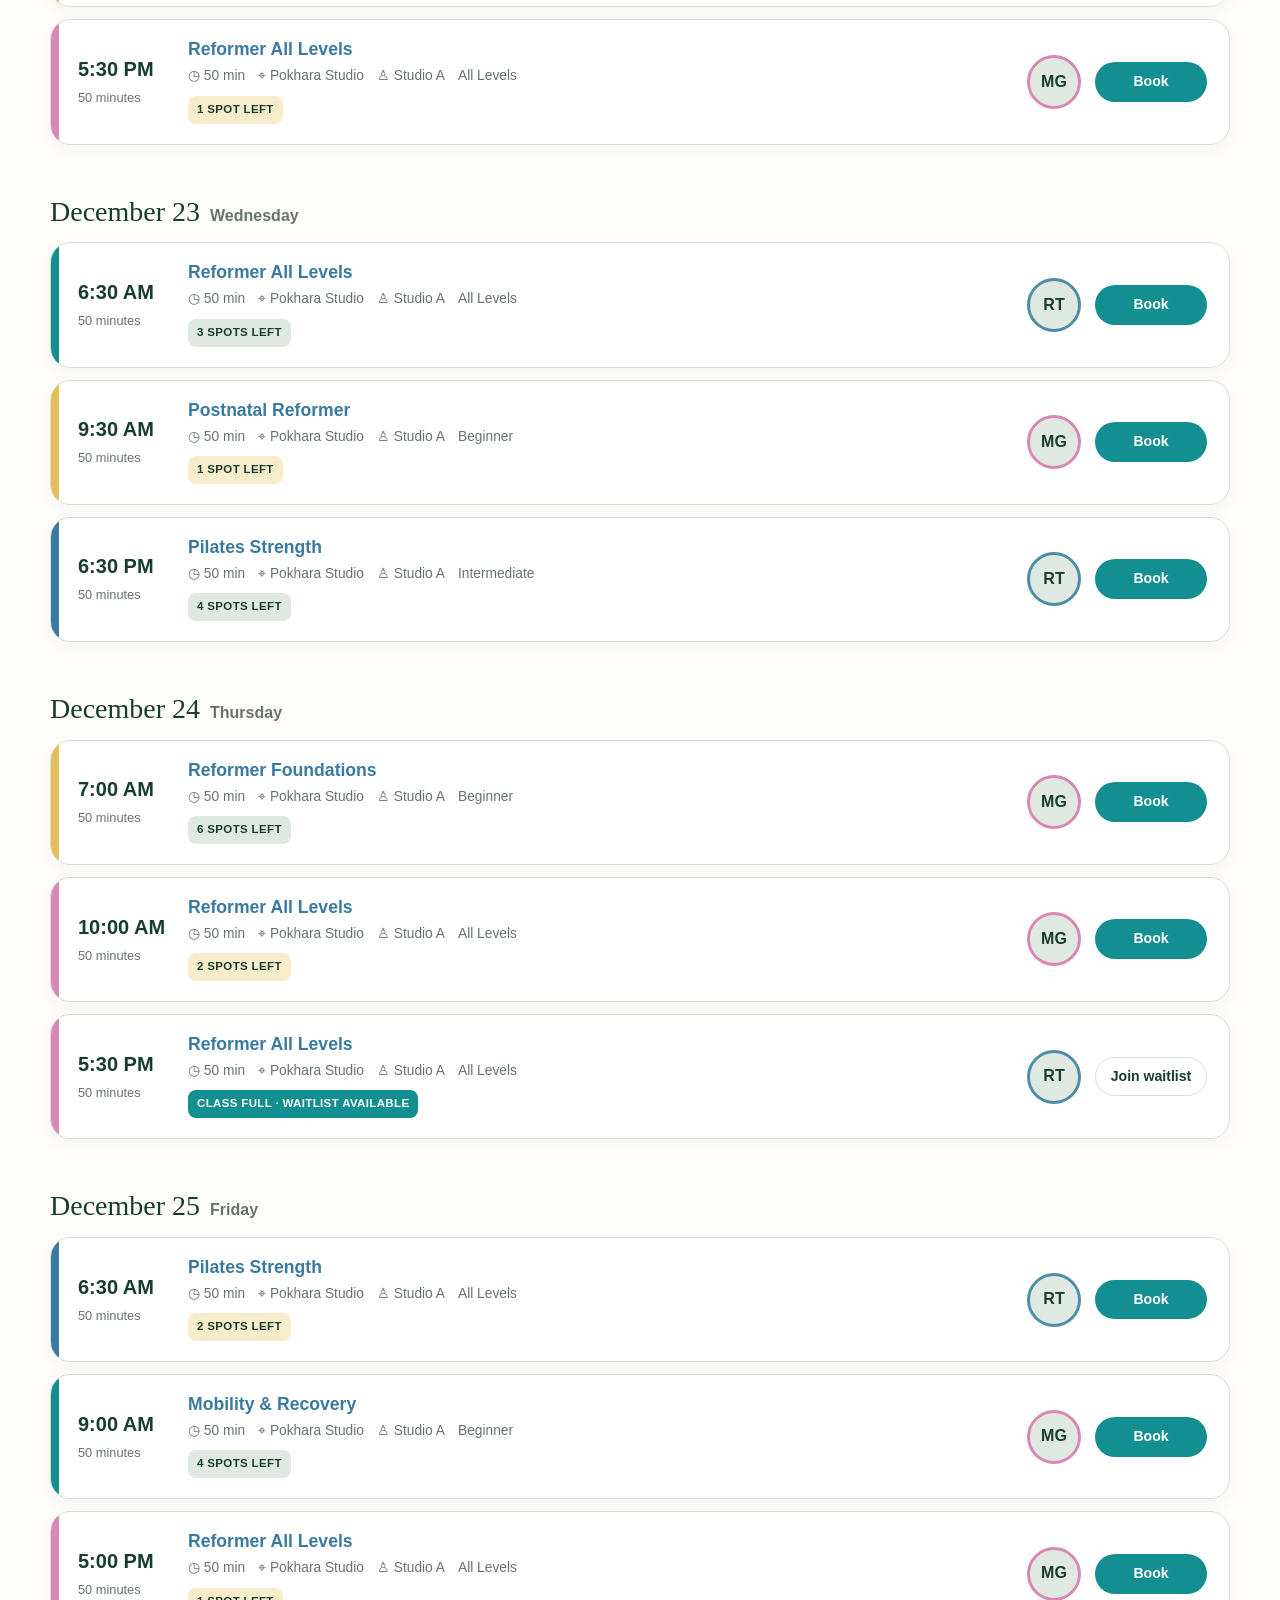
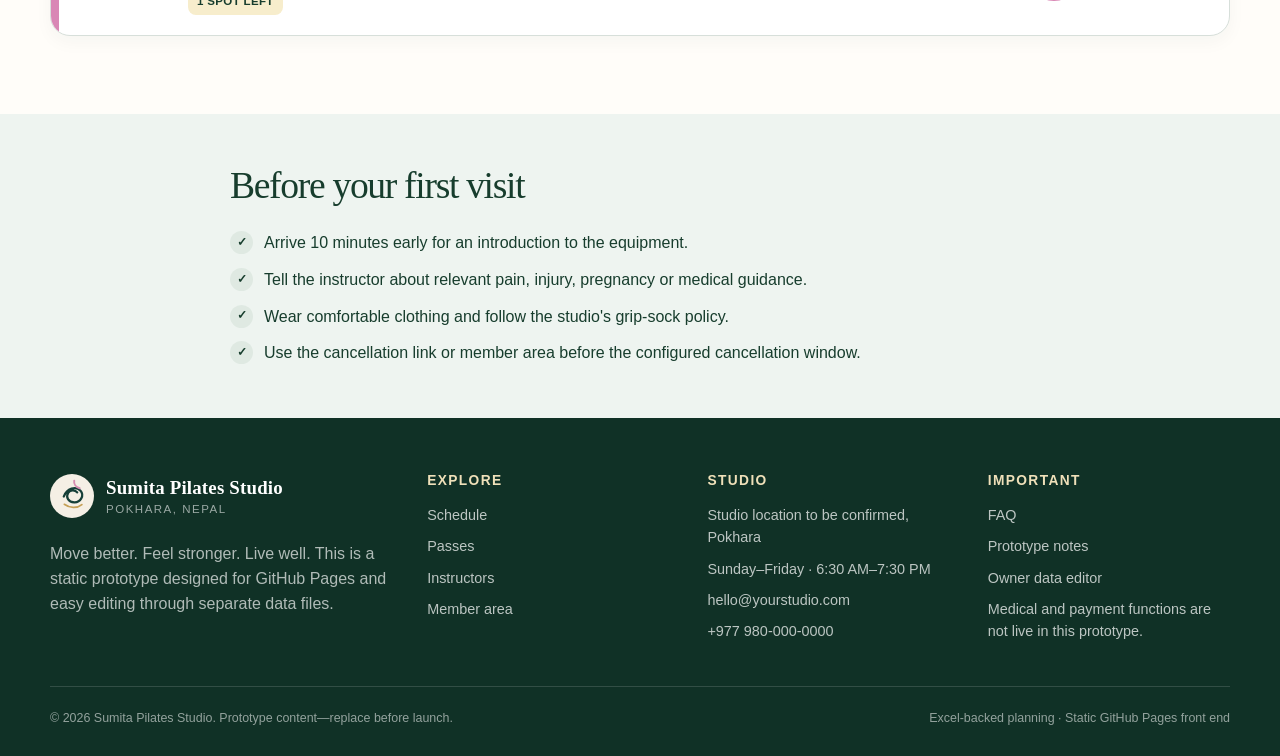
<file: schedule.html>
<!doctype html><html lang="en"><head><meta charset="utf-8"><meta name="viewport" content="width=device-width,initial-scale=1"><meta name="description" content="Browse and reserve Pilates classes."><title>Schedule</title><link rel="icon" href="assets/images/logo-mark.svg"><link rel="stylesheet" href="assets/css/styles.css"></head>
<body data-page="schedule" data-root=""><a class="skip-link" href="#main">Skip to content</a><div id="site-header"></div><main id="main">
<section class="page-hero"><div class="container"><div class="breadcrumb"><a href="index.html">Home</a><span>›</span><span>Schedule</span></div><h1 style="font-size:clamp(2.6rem,6vw,4.8rem)">Class schedule</h1><p>Browse the next 21 days, filter by class or instructor, and save a prototype reservation in this browser.</p></div></section>
<section class="section compact"><div class="container"><div class="notice">Prototype only: capacity is based on editable demo data plus bookings saved on this device. A live launch needs a shared booking database or a service such as Punchpass.</div><div class="filters" style="margin-top:22px"><div class="field"><label for="locationFilter">Location</label><select id="locationFilter"></select></div><div class="field"><label for="classFilter">Class</label><select id="classFilter"></select></div><div class="field"><label for="instructorFilter">Instructor</label><select id="instructorFilter"></select></div><button class="button light" id="clearFilters" type="button">Clear filters</button></div><div class="schedule-list" id="scheduleList"></div></div></section>
<section class="section sage compact"><div class="narrow"><h2 style="font-size:2.35rem">Before your first visit</h2><ul class="check-list"><li>Arrive 10 minutes early for an introduction to the equipment.</li><li>Tell the instructor about relevant pain, injury, pregnancy or medical guidance.</li><li>Wear comfortable clothing and follow the studio's grip-sock policy.</li><li>Use the cancellation link or member area before the configured cancellation window.</li></ul></div></section>
</main><div id="site-footer"></div><script src="data/site-data.js"></script><script src="data/instructors-data.js"></script><script src="data/schedule-data.js"></script><script src="assets/js/shared.js"></script><script src="assets/js/schedule.js"></script></body></html>
</file>
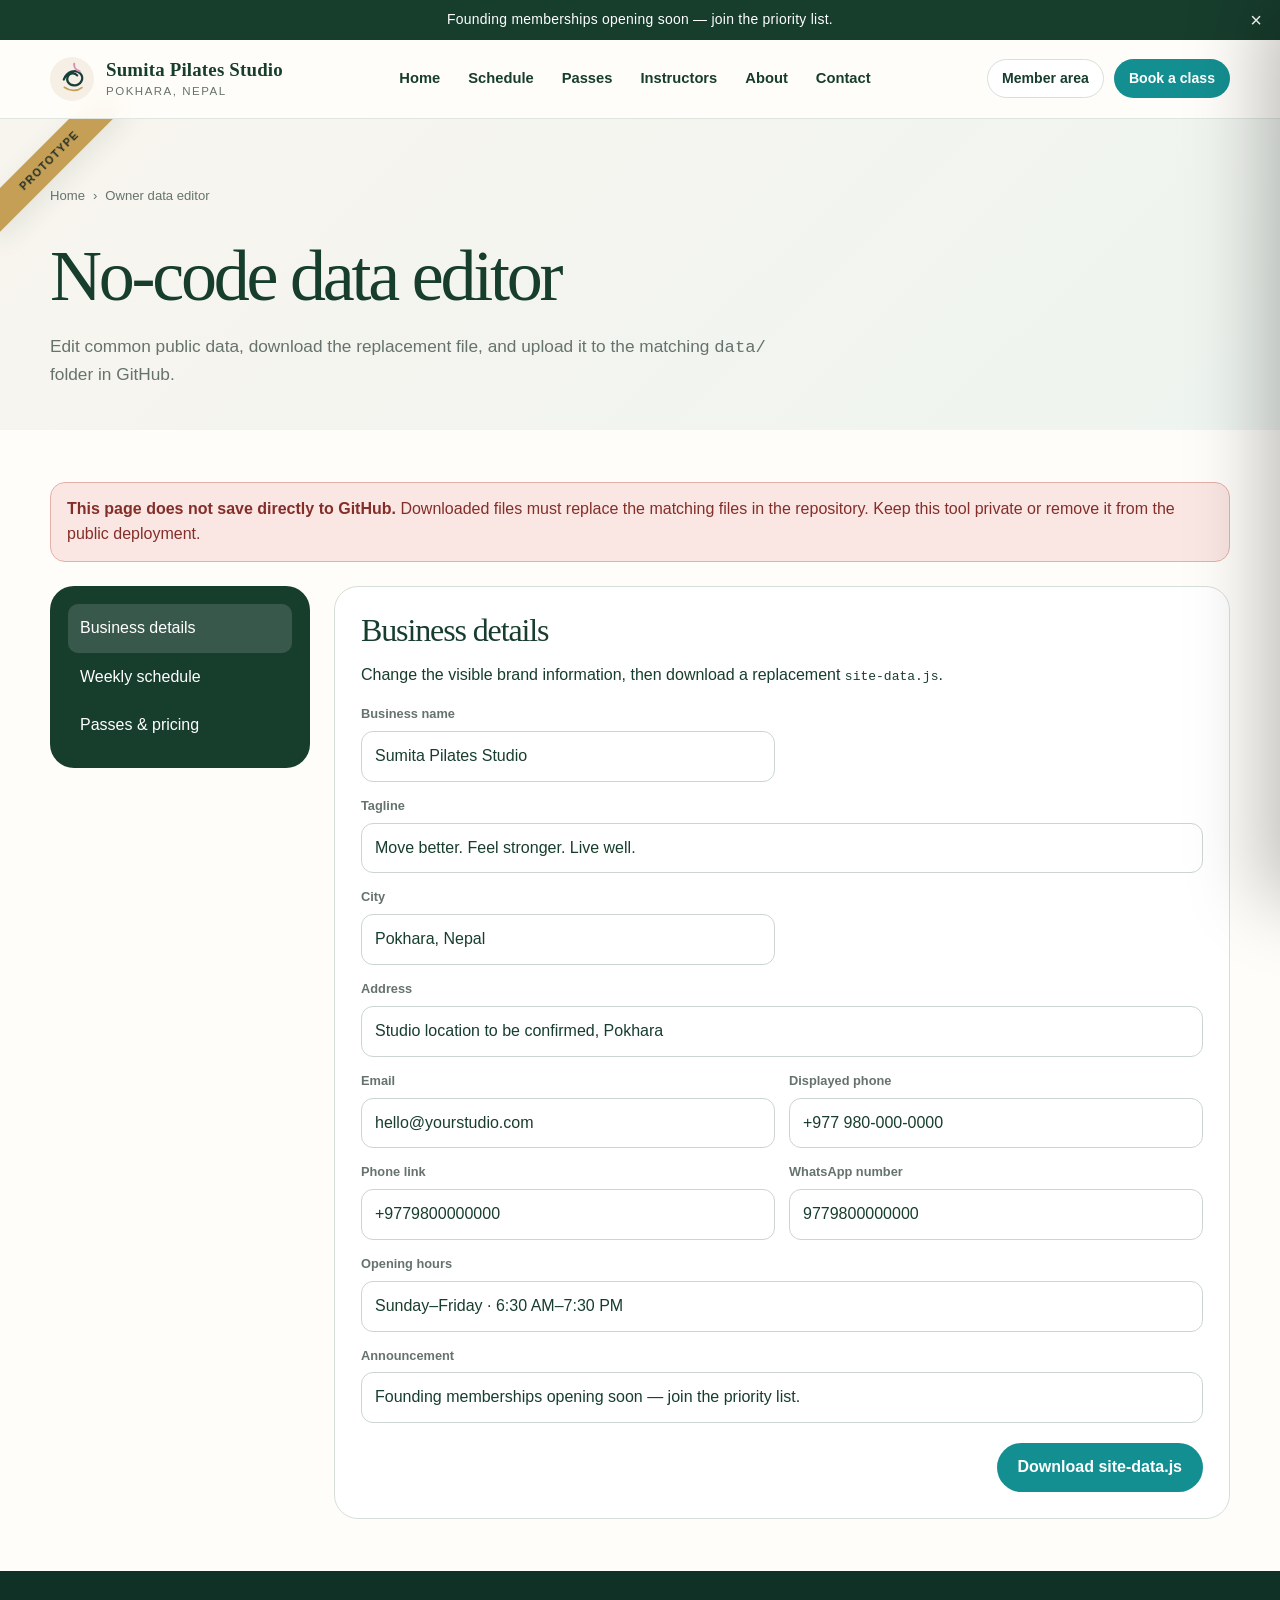
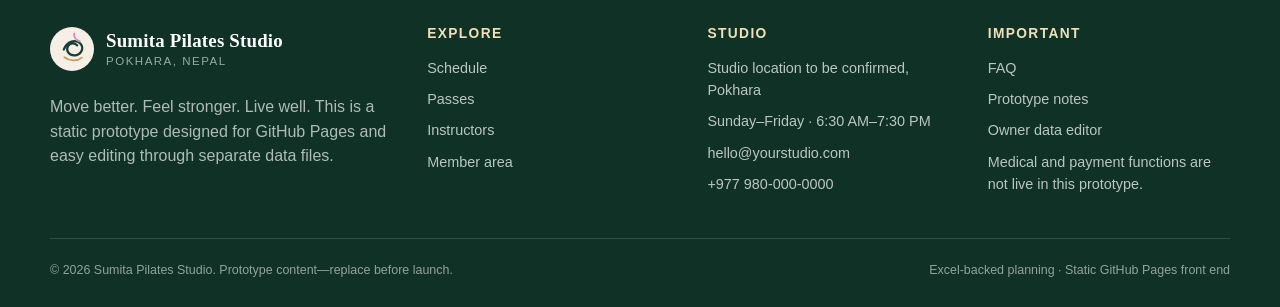
<file: tools/data-editor.html>
<!doctype html><html lang="en"><head><meta charset="utf-8"><meta name="viewport" content="width=device-width,initial-scale=1"><meta name="robots" content="noindex"><title>Owner Data Editor</title><link rel="icon" href="../assets/images/logo-mark.svg"><link rel="stylesheet" href="../assets/css/styles.css"></head>
<body data-page="editor" data-root="../"><a class="skip-link" href="#main">Skip to content</a><div id="site-header"></div><main id="main"><section class="page-hero"><div class="container"><div class="breadcrumb"><a href="../index.html">Home</a><span>›</span><span>Owner data editor</span></div><h1 style="font-size:clamp(2.5rem,6vw,4.5rem)">No-code data editor</h1><p>Edit common public data, download the replacement file, and upload it to the matching <code>data/</code> folder in GitHub.</p></div></section><section class="section compact"><div class="container"><div class="notice danger"><strong>This page does not save directly to GitHub.</strong> Downloaded files must replace the matching files in the repository. Keep this tool private or remove it from the public deployment.</div><div class="editor-layout" style="margin-top:24px"><nav class="editor-nav"><button class="active" data-editor-tab="site">Business details</button><button data-editor-tab="schedule">Weekly schedule</button><button data-editor-tab="passes">Passes & pricing</button></nav><section class="editor-panel" id="editorPanel"></section></div></div></section></main><div id="site-footer"></div><script src="../data/site-data.js"></script><script src="../data/schedule-data.js"></script><script src="../data/passes-data.js"></script><script src="../data/instructors-data.js"></script><script src="../assets/js/shared.js"></script><script src="../assets/js/editor.js"></script></body></html>
</file>
<file: assets/css/styles.css>
:root {
  --ink: #173d2d;
  --ink-2: #244e3a;
  --cream: #f8f5ee;
  --paper: #fffdf9;
  --sage: #dfe9e2;
  --sage-2: #eef4f0;
  --gold: #c59f55;
  --gold-soft: #efe0b9;
  --pink: #d987b5;
  --pink-soft: #f4dce8;
  --teal: #148f91;
  --teal-soft: #d9eeee;
  --blue: #397aa0;
  --blue-soft: #dceaf2;
  --yellow: #e5bd55;
  --yellow-soft: #f7edcc;
  --danger: #b83b34;
  --danger-soft: #fae7e4;
  --muted: #66736d;
  --line: #d7dfda;
  --shadow: 0 18px 50px rgba(23, 61, 45, 0.10);
  --shadow-sm: 0 8px 26px rgba(23, 61, 45, 0.09);
  --radius: 24px;
  --radius-sm: 15px;
  --max: 1180px;
}

* { box-sizing: border-box; }
html { scroll-behavior: smooth; }
body {
  margin: 0;
  color: var(--ink);
  background: var(--paper);
  font-family: Inter, ui-sans-serif, -apple-system, BlinkMacSystemFont, "Segoe UI", sans-serif;
  line-height: 1.55;
  -webkit-font-smoothing: antialiased;
}
body.modal-open { overflow: hidden; }
img, svg { max-width: 100%; display: block; }
a { color: inherit; }
button, input, select, textarea { font: inherit; }
button { cursor: pointer; }

.skip-link {
  position: absolute; left: 12px; top: -80px; z-index: 2000;
  background: var(--ink); color: white; padding: 10px 14px; border-radius: 8px;
}
.skip-link:focus { top: 12px; }

.container { width: min(var(--max), calc(100% - 36px)); margin: 0 auto; }
.narrow { width: min(820px, calc(100% - 36px)); margin: 0 auto; }
.section { padding: 82px 0; }
.section.compact { padding: 52px 0; }
.section.sage { background: var(--sage-2); }
.section.cream { background: var(--cream); }
.section.dark { background: var(--ink); color: white; }

.announcement {
  background: var(--ink); color: #fff; text-align: center; padding: 9px 44px;
  font-size: 0.87rem; letter-spacing: 0.02em; position: relative;
}
.announcement button {
  position: absolute; right: 12px; top: 50%; transform: translateY(-50%);
  border: 0; background: transparent; color: white; font-size: 1.25rem; padding: 6px;
}

.site-header {
  position: sticky; top: 0; z-index: 1000; background: rgba(255,253,249,.95);
  backdrop-filter: blur(14px); border-bottom: 1px solid rgba(215,223,218,.8);
}
.nav-shell { height: 78px; display: flex; align-items: center; justify-content: space-between; gap: 24px; }
.brand { display: inline-flex; align-items: center; gap: 12px; text-decoration: none; min-width: 225px; }
.brand img { width: 44px; height: 44px; }
.brand-copy { display: grid; line-height: 1.05; }
.brand-copy strong { font-family: Georgia, "Times New Roman", serif; font-size: 1.18rem; letter-spacing: .01em; }
.brand-copy span { font-size: .72rem; color: var(--muted); text-transform: uppercase; letter-spacing: .13em; margin-top: 5px; }
.desktop-nav { display: flex; gap: 4px; align-items: center; }
.desktop-nav a { text-decoration: none; padding: 10px 12px; border-radius: 999px; font-size: .92rem; font-weight: 650; }
.desktop-nav a:hover, .desktop-nav a[aria-current="page"] { background: var(--sage); }
.nav-actions { display: flex; gap: 10px; align-items: center; }
.menu-button {
  display: none; width: 45px; height: 45px; border-radius: 50%; border: 1px solid var(--line);
  background: white; color: var(--ink); align-items: center; justify-content: center;
}
.menu-lines, .menu-lines::before, .menu-lines::after {
  display: block; width: 20px; height: 2px; background: currentColor; border-radius: 2px; position: relative;
}
.menu-lines::before, .menu-lines::after { content: ""; position: absolute; left: 0; }
.menu-lines::before { top: -6px; }
.menu-lines::after { top: 6px; }

.button {
  display: inline-flex; align-items: center; justify-content: center; gap: 8px;
  min-height: 46px; padding: 11px 20px; border-radius: 999px; border: 1px solid transparent;
  text-decoration: none; font-weight: 750; transition: transform .16s ease, box-shadow .16s ease, background .16s ease;
}
.button:hover { transform: translateY(-1px); box-shadow: var(--shadow-sm); }
.button.primary { background: var(--teal); color: white; }
.button.ink { background: var(--ink); color: white; }
.button.light { background: white; color: var(--ink); border-color: var(--line); }
.button.ghost { background: transparent; border-color: rgba(255,255,255,.5); color: white; }
.button.small { min-height: 38px; padding: 8px 14px; font-size: .88rem; }
.button.danger { background: var(--danger); color: white; }
.button:disabled { opacity: .52; cursor: not-allowed; transform: none; box-shadow: none; }

.drawer-backdrop { position: fixed; inset: 0; z-index: 1190; background: rgba(9,32,24,.42); opacity: 0; pointer-events: none; transition: opacity .25s; }
.drawer { position: fixed; z-index: 1200; right: 0; top: 0; bottom: 0; width: min(390px, 90vw); background: var(--ink); color: white; transform: translateX(102%); transition: transform .28s ease; box-shadow: -25px 0 70px rgba(0,0,0,.25); padding: 22px; display: flex; flex-direction: column; }
.drawer.open { transform: translateX(0); }
.drawer-backdrop.open { opacity: 1; pointer-events: auto; }
.drawer-head { display: flex; align-items: center; justify-content: space-between; padding-bottom: 20px; border-bottom: 1px solid rgba(255,255,255,.18); }
.drawer-close { border: 1px solid rgba(255,255,255,.35); background: transparent; color: white; width: 42px; height: 42px; border-radius: 50%; font-size: 1.5rem; }
.drawer-links { display: grid; margin-top: 18px; }
.drawer-links a { color: white; text-decoration: none; font-size: 1.2rem; font-weight: 650; padding: 15px 8px; border-bottom: 1px solid rgba(255,255,255,.13); }
.drawer-actions { margin-top: auto; display: grid; gap: 12px; padding-top: 20px; }

.prototype-ribbon {
  position: fixed; left: -42px; top: 145px; z-index: 900; transform: rotate(-45deg);
  background: var(--gold); color: #1f2c25; font-size: .68rem; font-weight: 900; letter-spacing: .12em;
  padding: 7px 52px; box-shadow: var(--shadow-sm); pointer-events: none;
}

.hero { padding: 68px 0 76px; overflow: hidden; background: linear-gradient(140deg, #fffdf9 0%, #f6f0e6 60%, #eef4f0 100%); }
.hero-grid { display: grid; grid-template-columns: 1.02fr .98fr; align-items: center; gap: 58px; }
.eyebrow { display: inline-flex; align-items: center; gap: 9px; color: var(--teal); font-weight: 850; text-transform: uppercase; letter-spacing: .13em; font-size: .74rem; }
.eyebrow::before { content: ""; width: 28px; height: 2px; background: currentColor; }
h1, h2, h3 { margin: 0; line-height: 1.08; }
h1 { font-family: Georgia, "Times New Roman", serif; font-size: clamp(2.75rem, 5.5vw, 5.5rem); font-weight: 500; letter-spacing: -.045em; margin-top: 18px; }
h2 { font-family: Georgia, "Times New Roman", serif; font-size: clamp(2.1rem, 4vw, 3.55rem); font-weight: 500; letter-spacing: -.035em; }
h3 { font-size: 1.2rem; }
.lead { font-size: clamp(1.05rem, 1.6vw, 1.25rem); color: #4c5d55; max-width: 650px; margin: 24px 0 0; }
.hero-actions { display: flex; gap: 12px; flex-wrap: wrap; margin-top: 30px; }
.hero-meta { display: flex; flex-wrap: wrap; gap: 18px; margin-top: 26px; font-size: .88rem; color: var(--muted); }
.hero-meta span { display: inline-flex; gap: 7px; align-items: center; }
.hero-visual { position: relative; }
.hero-visual img { border-radius: 36px; box-shadow: var(--shadow); }
.floating-card { position: absolute; border-radius: 18px; background: rgba(255,255,255,.96); box-shadow: var(--shadow-sm); padding: 15px 18px; max-width: 220px; }
.floating-card strong { display: block; font-size: 1.05rem; }
.floating-card span { color: var(--muted); font-size: .82rem; }
.floating-card.top { top: 24px; right: -16px; }
.floating-card.bottom { left: -30px; bottom: 22px; }

.section-head { display: flex; align-items: end; justify-content: space-between; gap: 26px; margin-bottom: 36px; }
.section-head p { max-width: 600px; color: var(--muted); margin: 12px 0 0; }
.kicker { color: var(--teal); font-weight: 850; text-transform: uppercase; letter-spacing: .12em; font-size: .75rem; margin-bottom: 10px; }

.feature-grid { display: grid; grid-template-columns: repeat(4, 1fr); gap: 18px; }
.feature-card { background: white; border: 1px solid var(--line); border-radius: var(--radius); padding: 26px; box-shadow: 0 8px 20px rgba(23,61,45,.04); }
.feature-icon { width: 48px; height: 48px; border-radius: 15px; display: grid; place-items: center; background: var(--sage); font-size: 1.3rem; margin-bottom: 22px; }
.feature-card p { color: var(--muted); margin: 10px 0 0; font-size: .94rem; }

.split { display: grid; grid-template-columns: 1fr 1fr; gap: 58px; align-items: center; }
.story-card { padding: 34px; background: white; border-radius: var(--radius); box-shadow: var(--shadow-sm); border: 1px solid var(--line); }
.story-card p { color: var(--muted); }
.check-list { display: grid; gap: 12px; padding: 0; margin: 24px 0 0; list-style: none; }
.check-list li { display: flex; gap: 11px; align-items: flex-start; }
.check-list li::before { content: "✓"; display: grid; place-items: center; width: 23px; height: 23px; flex: 0 0 23px; border-radius: 50%; background: var(--sage); font-size: .78rem; font-weight: 900; }

.journey-grid { display: grid; grid-template-columns: repeat(4, 1fr); gap: 20px; counter-reset: journey; }
.journey-card { position: relative; padding: 28px 24px; background: white; border: 1px solid var(--line); border-radius: var(--radius); }
.journey-step { width: 42px; height: 42px; border-radius: 50%; display: grid; place-items: center; background: var(--ink); color: white; font-weight: 900; margin-bottom: 20px; }
.journey-card p { color: var(--muted); margin: 9px 0 0; }

.schedule-preview, .schedule-list { display: grid; gap: 16px; }
.day-group { display: grid; gap: 12px; margin-bottom: 26px; }
.day-heading { display: flex; align-items: baseline; gap: 10px; margin: 10px 0 2px; }
.day-heading h3 { font-family: Georgia, "Times New Roman", serif; font-size: 1.75rem; font-weight: 500; }
.day-heading span { color: var(--muted); font-weight: 650; }
.class-card {
  position: relative; display: grid; grid-template-columns: 92px 1fr auto; gap: 18px; align-items: center;
  background: white; border: 1px solid var(--line); border-radius: 20px; padding: 20px 22px 20px 27px; overflow: hidden;
  box-shadow: 0 6px 18px rgba(23,61,45,.04);
}
.class-card::before { content: ""; position: absolute; left: 0; top: 0; bottom: 0; width: 8px; background: var(--pink); }
.class-card.accent-teal::before { background: var(--teal); }
.class-card.accent-blue::before { background: var(--blue); }
.class-card.accent-yellow::before { background: var(--yellow); }
.class-time strong { display: block; font-size: 1.25rem; }
.class-time span { color: var(--muted); font-size: .8rem; }
.class-main h3 { color: var(--blue); font-size: 1.1rem; margin-bottom: 6px; }
.class-meta { display: flex; gap: 13px; flex-wrap: wrap; color: var(--muted); font-size: .86rem; }
.class-right { display: flex; align-items: center; gap: 14px; }
.avatar { width: 54px; height: 54px; border-radius: 50%; display: grid; place-items: center; background: var(--sage); color: var(--ink); font-weight: 900; border: 3px solid var(--pink); }
.spot-badge { display: inline-flex; padding: 5px 9px; border-radius: 8px; background: var(--sage); color: var(--ink); font-size: .72rem; font-weight: 900; text-transform: uppercase; letter-spacing: .03em; margin-top: 9px; }
.spot-badge.low { background: var(--yellow-soft); }
.spot-badge.full { background: var(--teal); color: white; }
.class-action { min-width: 112px; }

.filters { display: grid; grid-template-columns: repeat(3, 1fr) auto; gap: 12px; background: var(--cream); border: 1px solid var(--line); border-radius: 20px; padding: 16px; margin-bottom: 34px; }
.field { display: grid; gap: 7px; }
.field label { font-size: .8rem; font-weight: 800; color: var(--muted); }
.field input, .field select, .field textarea {
  width: 100%; border: 1px solid #cbd6d0; background: white; color: var(--ink); border-radius: 12px; padding: 12px 13px; min-height: 45px;
}
.field textarea { min-height: 120px; resize: vertical; }
.field input:focus, .field select:focus, .field textarea:focus { outline: 3px solid rgba(20,143,145,.14); border-color: var(--teal); }
.field .hint { font-size: .78rem; color: var(--muted); }
.form-grid { display: grid; grid-template-columns: 1fr 1fr; gap: 14px; }
.form-grid .full { grid-column: 1 / -1; }

.pass-grid { display: grid; grid-template-columns: repeat(3, 1fr); gap: 20px; }
.pass-card { display: flex; flex-direction: column; background: white; border: 1px solid var(--line); border-radius: var(--radius); padding: 28px; position: relative; overflow: hidden; }
.pass-card.featured { border-color: var(--gold); box-shadow: 0 16px 36px rgba(197,159,85,.18); }
.pass-badge { align-self: flex-start; background: var(--gold-soft); border-radius: 999px; padding: 5px 10px; font-size: .72rem; font-weight: 900; text-transform: uppercase; letter-spacing: .05em; }
.pass-price { font-family: Georgia, "Times New Roman", serif; font-size: 2.35rem; margin-top: 17px; }
.pass-price small { font-family: inherit; font-size: .9rem; color: var(--muted); }
.pass-card p { color: var(--muted); }
.pass-card ul { list-style: none; padding: 0; display: grid; gap: 10px; margin: 18px 0 26px; }
.pass-card li::before { content: "✓"; margin-right: 9px; font-weight: 900; color: var(--teal); }
.pass-card .button { margin-top: auto; }

.instructor-grid { display: grid; grid-template-columns: repeat(3, 1fr); gap: 22px; }
.instructor-card { background: white; border: 1px solid var(--line); border-radius: var(--radius); padding: 28px; }
.instructor-portrait { width: 92px; height: 92px; border-radius: 50%; display: grid; place-items: center; font-family: Georgia, serif; font-size: 1.7rem; background: var(--sage); border: 4px solid var(--pink); margin-bottom: 20px; }
.instructor-role { color: var(--teal); font-weight: 800; font-size: .85rem; margin-top: 6px; }
.instructor-card p { color: var(--muted); }
.tag-row { display: flex; flex-wrap: wrap; gap: 7px; margin-top: 18px; }
.tag { padding: 6px 10px; background: var(--sage-2); border-radius: 999px; font-size: .75rem; font-weight: 750; }

.testimonial-grid { display: grid; grid-template-columns: repeat(3, 1fr); gap: 20px; }
.quote-card { background: white; border: 1px solid var(--line); border-radius: var(--radius); padding: 28px; }
.quote-card blockquote { font-family: Georgia, serif; font-size: 1.25rem; margin: 0 0 22px; line-height: 1.4; }
.quote-card strong { display: block; }
.quote-card span { color: var(--muted); font-size: .85rem; }

.cta-panel { display: grid; grid-template-columns: 1fr auto; align-items: center; gap: 24px; padding: 42px; background: var(--ink); color: white; border-radius: 30px; }
.cta-panel p { color: rgba(255,255,255,.75); max-width: 650px; margin: 12px 0 0; }

.page-hero { padding: 64px 0 42px; background: linear-gradient(135deg, var(--cream), var(--sage-2)); }
.page-hero p { color: var(--muted); max-width: 720px; font-size: 1.08rem; margin: 17px 0 0; }
.breadcrumb { display: inline-flex; gap: 8px; align-items: center; font-size: .82rem; color: var(--muted); margin-bottom: 14px; }
.breadcrumb a { text-decoration: none; }

.notice { border: 1px solid var(--gold); background: #fff8e7; border-radius: 15px; padding: 14px 16px; color: #71591f; }
.notice.danger { border-color: #e6afa9; background: var(--danger-soft); color: #842e29; }
.notice.success { border-color: #b8d8c7; background: var(--sage-2); color: var(--ink); }
.empty-state { text-align: center; padding: 48px 22px; background: var(--cream); border-radius: var(--radius); border: 1px dashed #c9d2cd; }
.empty-state p { color: var(--muted); }

.member-shell { display: grid; grid-template-columns: 280px 1fr; gap: 28px; align-items: start; }
.member-sidebar { position: sticky; top: 104px; background: var(--ink); color: white; border-radius: var(--radius); padding: 24px; }
.member-sidebar .member-avatar { width: 66px; height: 66px; border-radius: 50%; background: var(--pink); color: var(--ink); display: grid; place-items: center; font-weight: 900; font-size: 1.1rem; }
.member-sidebar p { color: rgba(255,255,255,.7); font-size: .88rem; }
.member-nav { display: grid; gap: 8px; margin-top: 24px; }
.member-nav button { border: 0; text-align: left; border-radius: 11px; padding: 11px 12px; background: transparent; color: white; }
.member-nav button.active, .member-nav button:hover { background: rgba(255,255,255,.13); }
.dashboard-grid { display: grid; grid-template-columns: repeat(4, 1fr); gap: 15px; }
.metric-card { background: white; border: 1px solid var(--line); border-radius: 19px; padding: 22px; }
.metric-card .metric-label { color: var(--muted); font-size: .78rem; font-weight: 800; text-transform: uppercase; letter-spacing: .05em; }
.metric-card .metric-value { font-family: Georgia, serif; font-size: 2rem; margin-top: 7px; }
.dashboard-panel { margin-top: 20px; background: white; border: 1px solid var(--line); border-radius: var(--radius); padding: 26px; }
.dashboard-panel-head { display: flex; align-items: center; justify-content: space-between; gap: 14px; margin-bottom: 20px; }
.progress-bars { display: grid; gap: 14px; }
.progress-row { display: grid; grid-template-columns: 120px 1fr 42px; align-items: center; gap: 12px; }
.progress-track { height: 11px; background: var(--sage); border-radius: 999px; overflow: hidden; }
.progress-track span { display: block; height: 100%; background: var(--teal); border-radius: inherit; }
.reservation-list { display: grid; gap: 12px; }
.reservation-item { display: grid; grid-template-columns: 70px 1fr auto; gap: 15px; align-items: center; padding: 15px; border: 1px solid var(--line); border-radius: 15px; }

.auth-card { max-width: 620px; margin: 0 auto; background: white; border: 1px solid var(--line); border-radius: var(--radius); padding: 30px; box-shadow: var(--shadow-sm); }
.auth-tabs { display: grid; grid-template-columns: 1fr 1fr; gap: 8px; background: var(--sage-2); border-radius: 13px; padding: 5px; margin-bottom: 22px; }
.auth-tabs button { border: 0; padding: 11px; border-radius: 10px; background: transparent; color: var(--ink); font-weight: 800; }
.auth-tabs button.active { background: white; box-shadow: 0 4px 12px rgba(23,61,45,.08); }

.modal-backdrop { position: fixed; inset: 0; z-index: 2000; background: rgba(9,32,24,.55); display: none; place-items: center; padding: 18px; }
.modal-backdrop.open { display: grid; }
.modal { width: min(610px, 100%); max-height: 92vh; overflow: auto; background: white; border-radius: 24px; box-shadow: 0 32px 90px rgba(0,0,0,.3); }
.modal-head { padding: 22px 24px; display: flex; justify-content: space-between; align-items: start; border-bottom: 1px solid var(--line); }
.modal-head p { margin: 6px 0 0; color: var(--muted); }
.modal-close { width: 40px; height: 40px; border: 1px solid var(--line); border-radius: 50%; background: white; font-size: 1.3rem; }
.modal-body { padding: 24px; }
.modal-actions { display: flex; justify-content: flex-end; gap: 10px; margin-top: 20px; }

.faq-list { display: grid; gap: 12px; }
.faq-item { border: 1px solid var(--line); border-radius: 16px; background: white; overflow: hidden; }
.faq-item button { width: 100%; border: 0; background: white; color: var(--ink); padding: 18px 20px; display: flex; justify-content: space-between; text-align: left; font-weight: 800; }
.faq-answer { display: none; padding: 0 20px 20px; color: var(--muted); }
.faq-item.open .faq-answer { display: block; }

.contact-grid { display: grid; grid-template-columns: .9fr 1.1fr; gap: 30px; }
.contact-card { background: white; border: 1px solid var(--line); border-radius: var(--radius); padding: 28px; }
.contact-list { display: grid; gap: 16px; margin-top: 24px; }
.contact-list a { text-decoration: none; color: var(--teal); font-weight: 800; }
.map-placeholder { min-height: 390px; border-radius: var(--radius); background: linear-gradient(145deg, var(--sage), var(--gold-soft)); display: grid; place-items: center; padding: 30px; text-align: center; }
.map-dot { width: 76px; height: 76px; border-radius: 50% 50% 50% 0; transform: rotate(-45deg); background: var(--ink); display: grid; place-items: center; margin: 0 auto 26px; }
.map-dot span { transform: rotate(45deg); color: white; font-weight: 900; }

.editor-layout { display: grid; grid-template-columns: 260px 1fr; gap: 24px; }
.editor-nav { background: var(--ink); color: white; border-radius: var(--radius); padding: 18px; align-self: start; position: sticky; top: 100px; }
.editor-nav button { width: 100%; text-align: left; border: 0; background: transparent; color: white; padding: 12px; border-radius: 10px; }
.editor-nav button.active { background: rgba(255,255,255,.14); }
.editor-panel { background: white; border: 1px solid var(--line); border-radius: var(--radius); padding: 26px; }
.editor-table { width: 100%; border-collapse: collapse; font-size: .86rem; }
.editor-table th, .editor-table td { border-bottom: 1px solid var(--line); text-align: left; padding: 10px; vertical-align: top; }
.editor-table input, .editor-table select { width: 100%; min-width: 100px; border: 1px solid var(--line); border-radius: 8px; padding: 8px; }

.site-footer { padding: 56px 0 28px; background: #103126; color: white; }
.footer-grid { display: grid; grid-template-columns: 1.4fr repeat(3, 1fr); gap: 38px; }
.footer-brand { max-width: 360px; }
.footer-brand p { color: rgba(255,255,255,.67); }
.footer-column h3 { font-size: .86rem; text-transform: uppercase; letter-spacing: .1em; color: var(--gold-soft); margin-bottom: 15px; }
.footer-column a, .footer-column span { display: block; color: rgba(255,255,255,.72); text-decoration: none; margin: 9px 0; font-size: .9rem; }
.footer-bottom { display: flex; justify-content: space-between; gap: 20px; border-top: 1px solid rgba(255,255,255,.14); padding-top: 22px; margin-top: 34px; color: rgba(255,255,255,.55); font-size: .78rem; }

.reveal { opacity: 0; transform: translateY(16px); transition: opacity .5s ease, transform .5s ease; }
.reveal.visible { opacity: 1; transform: none; }

@media (max-width: 1020px) {
  .desktop-nav, .nav-actions .member-button { display: none; }
  .menu-button { display: inline-flex; }
  .hero-grid, .split, .contact-grid { grid-template-columns: 1fr; }
  .hero-visual { max-width: 720px; margin: 0 auto; }
  .feature-grid, .journey-grid { grid-template-columns: repeat(2, 1fr); }
  .pass-grid, .instructor-grid, .testimonial-grid { grid-template-columns: repeat(2, 1fr); }
  .footer-grid { grid-template-columns: 1.4fr 1fr 1fr; }
  .footer-grid .footer-column:last-child { grid-column: 2 / -1; }
  .member-shell { grid-template-columns: 1fr; }
  .member-sidebar { position: static; }
  .dashboard-grid { grid-template-columns: repeat(2, 1fr); }
  .editor-layout { grid-template-columns: 1fr; }
  .editor-nav { position: static; display: flex; flex-wrap: wrap; }
  .editor-nav button { width: auto; }
}

@media (max-width: 720px) {
  .container, .narrow { width: min(100% - 24px, var(--max)); }
  .announcement { text-align: left; padding-left: 14px; }
  .nav-shell { height: 69px; }
  .brand { min-width: 0; }
  .brand img { width: 39px; height: 39px; }
  .brand-copy strong { font-size: 1rem; }
  .brand-copy span { display: none; }
  .nav-actions .book-button { display: none; }
  .section { padding: 60px 0; }
  .hero { padding: 48px 0 58px; }
  h1 { font-size: clamp(2.55rem, 13vw, 4rem); }
  .floating-card.top { right: 4px; top: 10px; }
  .floating-card.bottom { left: 4px; bottom: 10px; }
  .section-head { display: block; }
  .feature-grid, .journey-grid, .pass-grid, .instructor-grid, .testimonial-grid, .footer-grid { grid-template-columns: 1fr; }
  .footer-grid .footer-column:last-child { grid-column: auto; }
  .class-card { grid-template-columns: 68px 1fr; gap: 12px; padding: 17px 16px 17px 22px; }
  .class-right { grid-column: 1 / -1; justify-content: space-between; padding-left: 68px; }
  .class-action { min-width: 132px; }
  .filters { grid-template-columns: 1fr; }
  .form-grid { grid-template-columns: 1fr; }
  .form-grid .full { grid-column: auto; }
  .cta-panel { grid-template-columns: 1fr; padding: 30px 24px; }
  .dashboard-grid { grid-template-columns: 1fr 1fr; }
  .progress-row { grid-template-columns: 90px 1fr 36px; }
  .reservation-item { grid-template-columns: 55px 1fr; }
  .reservation-item .reservation-actions { grid-column: 1 / -1; }
  .footer-bottom { display: block; }
  .prototype-ribbon { display: none; }
}

@media (max-width: 430px) {
  .dashboard-grid { grid-template-columns: 1fr; }
  .hero-actions .button { width: 100%; }
  .class-right { padding-left: 0; }
  .avatar { width: 46px; height: 46px; }
}

@media (prefers-reduced-motion: reduce) {
  *, *::before, *::after { scroll-behavior: auto !important; transition: none !important; animation: none !important; }
}
</file>
